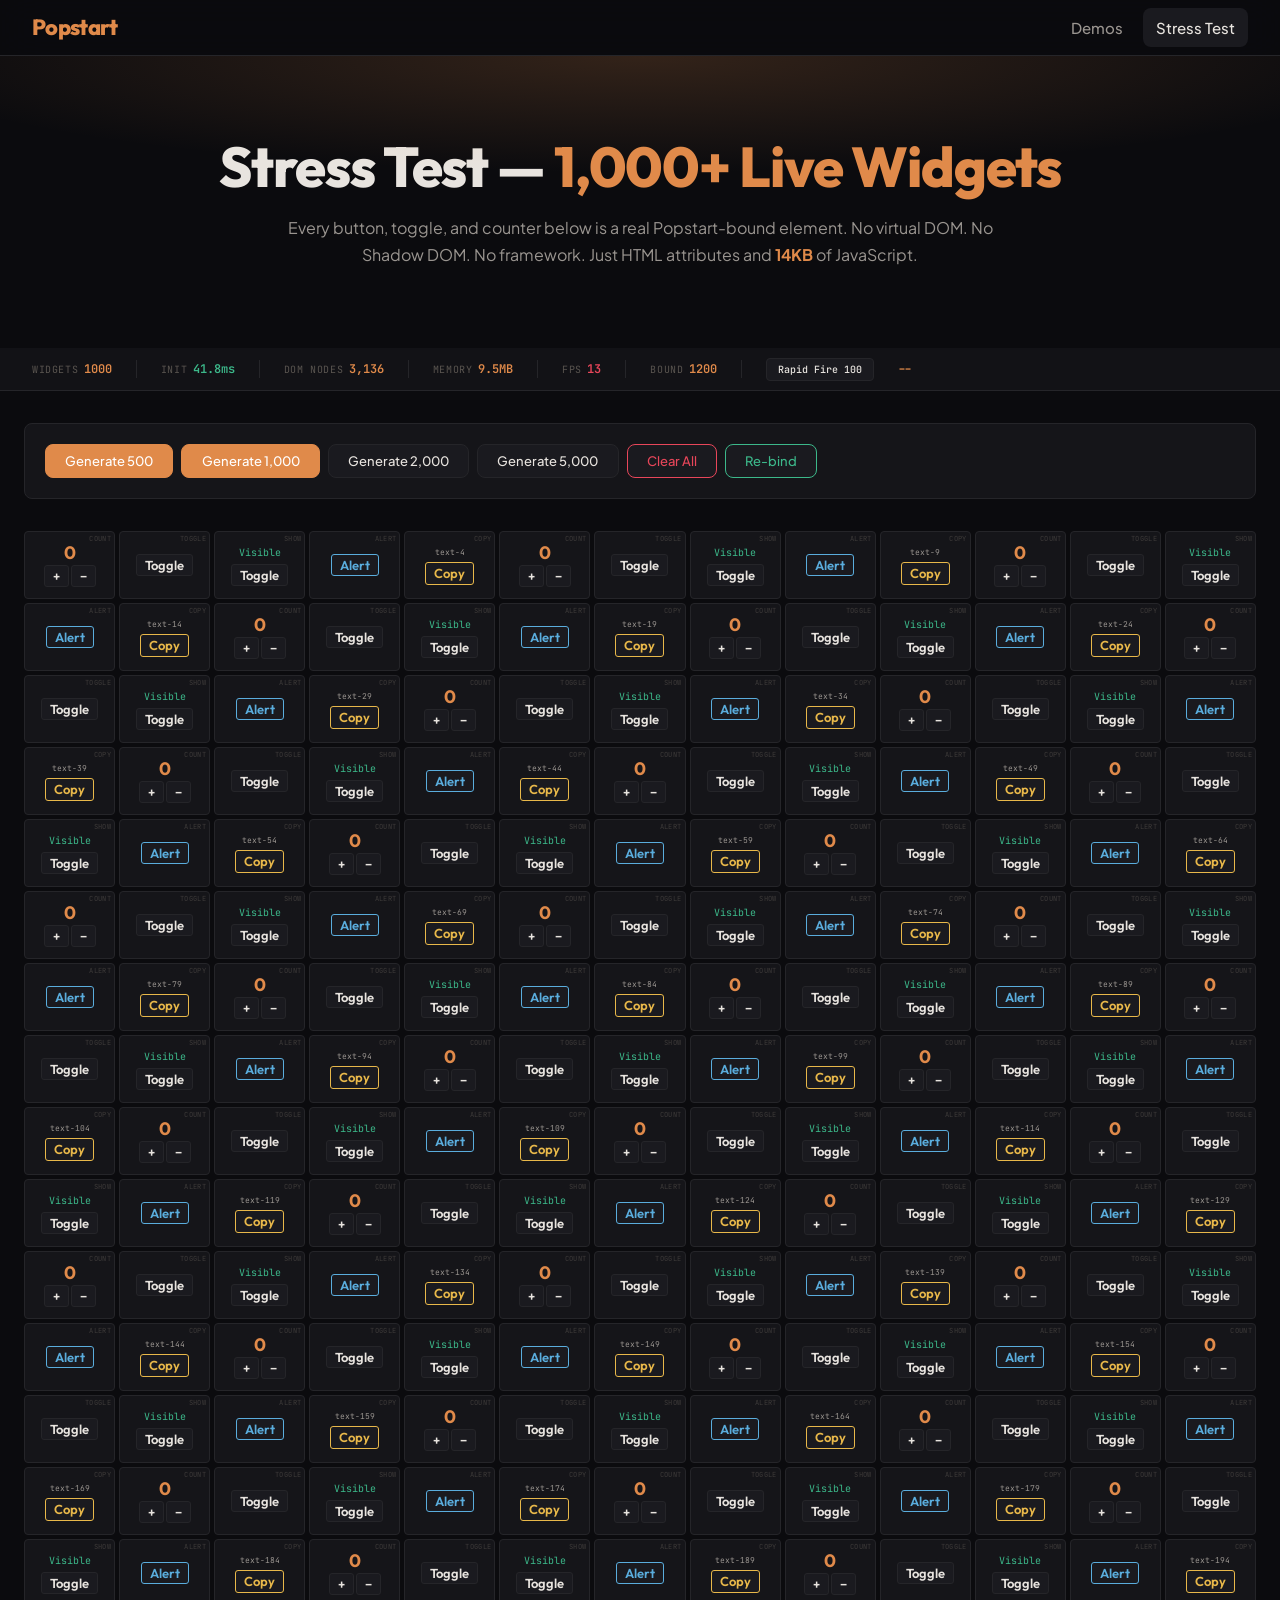
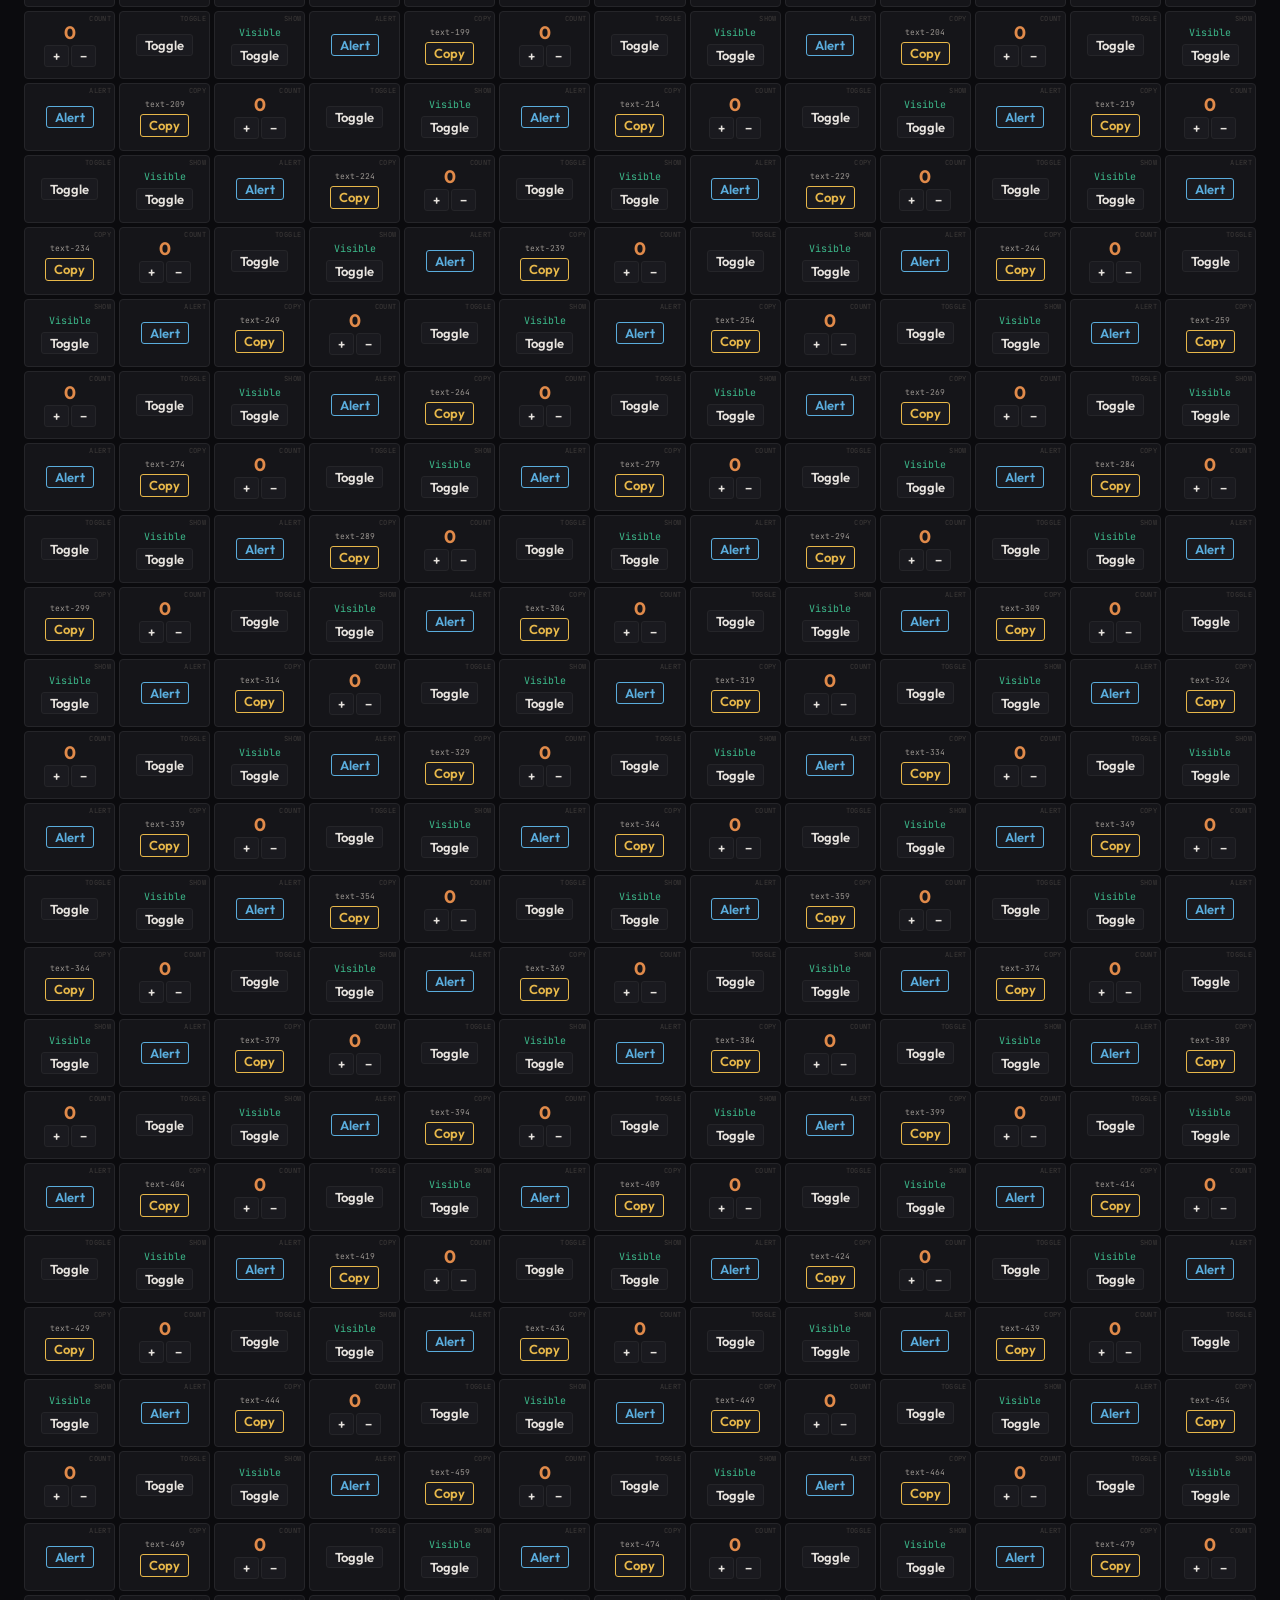
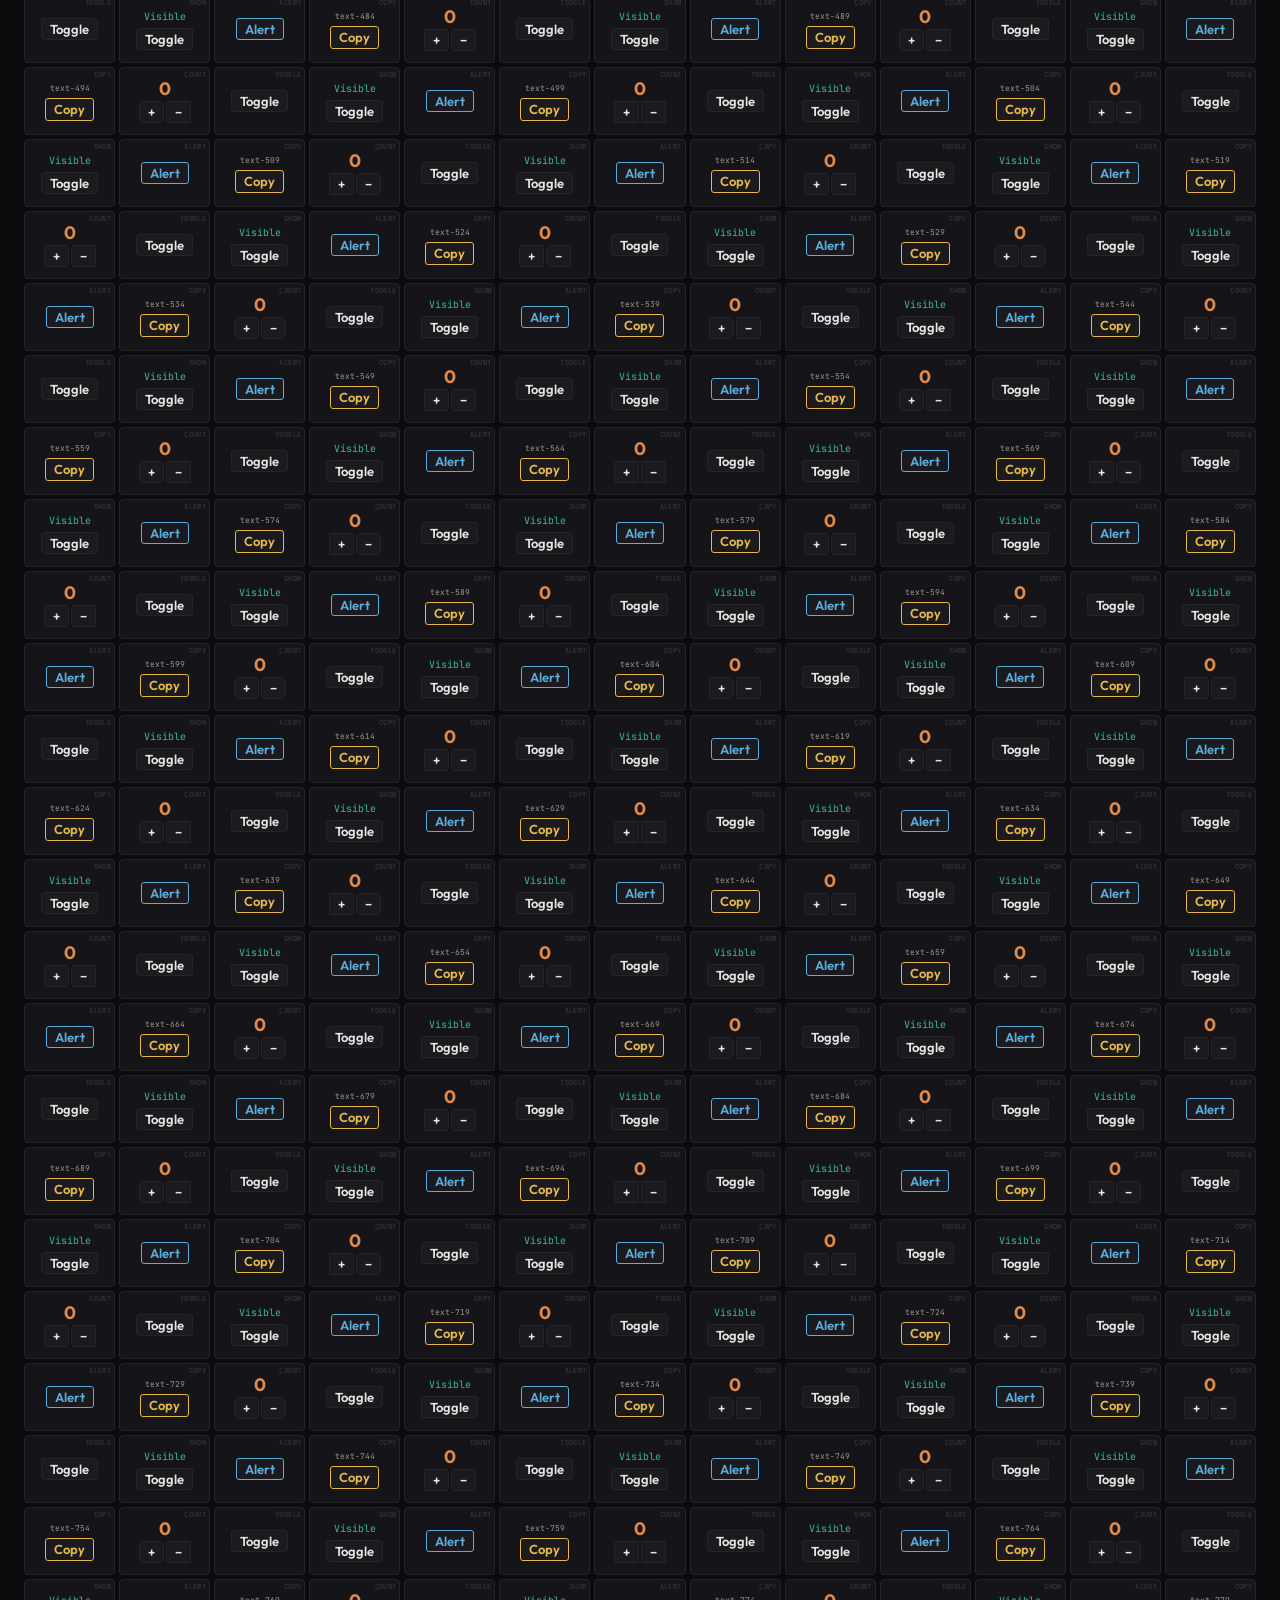
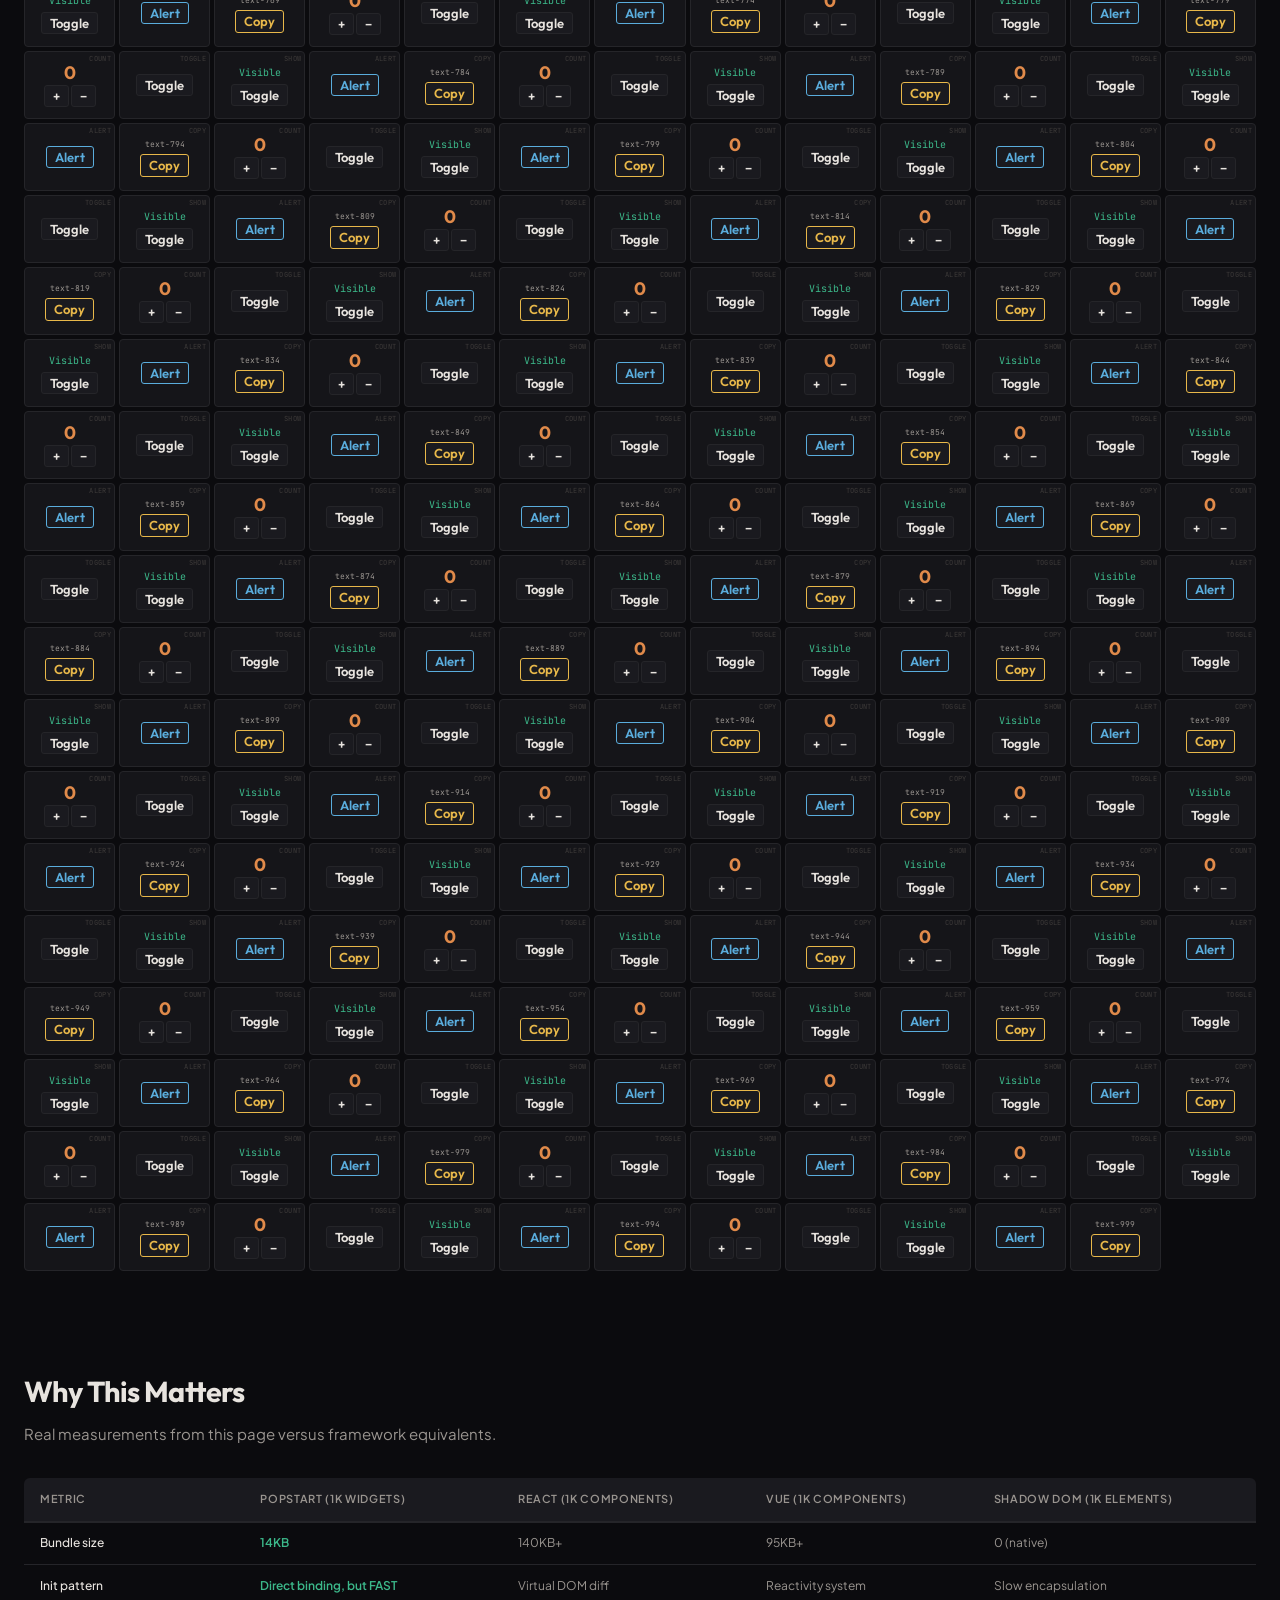
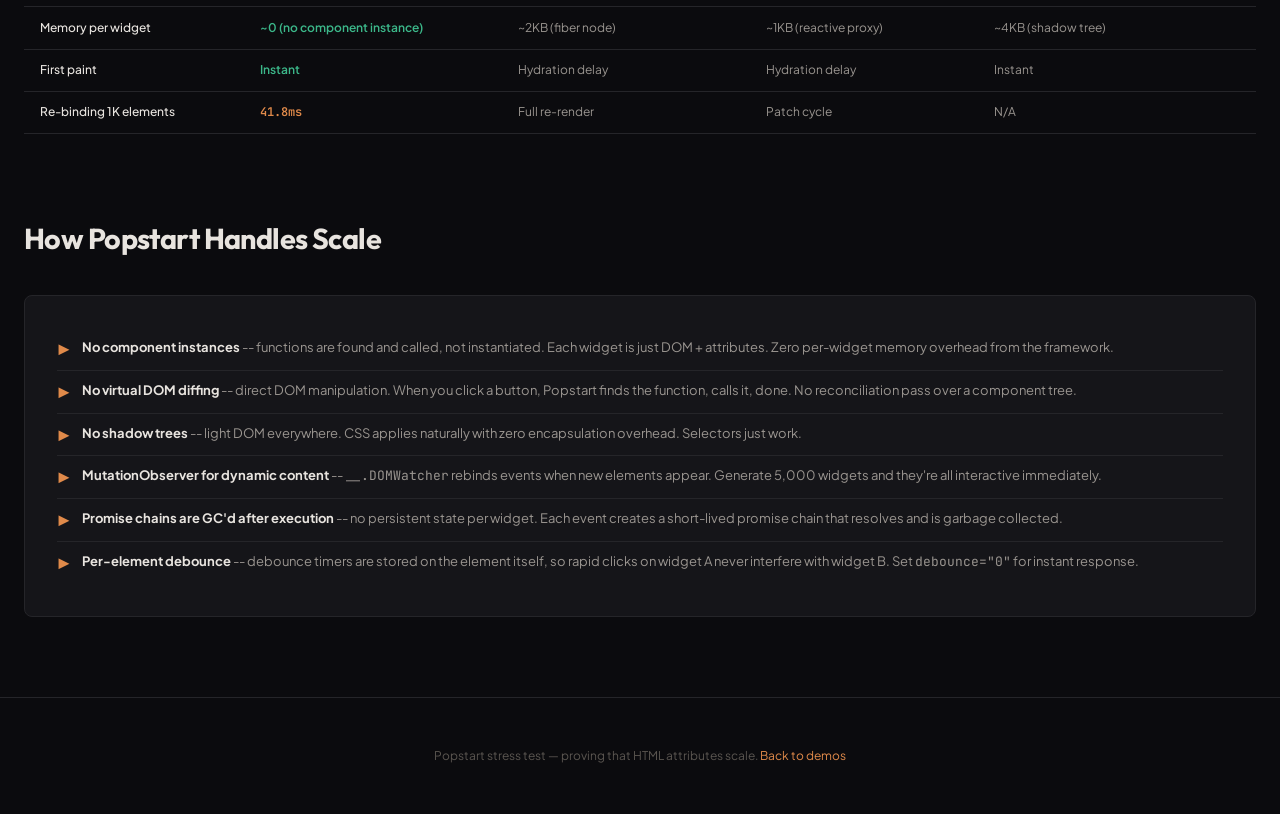
<file: stress-test.html>
<!DOCTYPE html>
<html lang="en" data-theme="dark">
<head>
<meta charset="utf-8">
<meta name="viewport" content="width=device-width,initial-scale=1">
<title>Popstart Stress Test — 1,000+ Live Widgets</title>
<link rel="preconnect" href="https://fonts.googleapis.com">
<link href="https://fonts.googleapis.com/css2?family=Outfit:wght@400;500;600;700;800&family=Plus+Jakarta+Sans:wght@400;500;600&family=JetBrains+Mono:wght@400;500&display=swap" rel="stylesheet">
<style>
/* === DESIGN TOKENS === */
:root {
  --bg: #0b0b0e; --bg2: #121216; --bg3: #1a1a1f;
  --fg: #e8e4df; --fg2: #9a9590; --fg3: #5a5550;
  --accent: #e08a4a; --accent2: #f0a060; --accent-glow: #e08a4a30;
  --card: #151519; --card-border: #252529; --card-hover: #1c1c22;
  --code-bg: #0f0f13;
  --success: #3cb88a; --error: #e8465a; --warning: #e8b84a; --info: #5aaddd;
  --contrast: #fff;
  --overlay: rgba(0,0,0,0.5);
  --glass: rgba(11,11,14,0.8);
  --shadow: 0 4px 24px rgba(0,0,0,0.3);
  --shadow-lg: 0 20px 60px rgba(0,0,0,0.4);
  --radius: 8px; --radius-sm: 6px; --radius-xs: 4px; --radius-pill: 20px;
  --fs: 15px; --fs-sm: 13px; --fs-xs: 12px; --fs-2xs: 11px; --fs-3xs: 10px;
  --sp-1: 0.25rem; --sp-2: 0.5rem; --sp-3: 0.75rem; --sp-4: 1rem; --sp-5: 1.25rem; --sp-6: 1.5rem; --sp-8: 2rem;
  --ease: cubic-bezier(0.4,0,0.2,1); --speed: 0.2s; --speed-fast: 0.15s;
}

/* === BASE === */
*,*::before,*::after{box-sizing:border-box;margin:0}
html{scroll-behavior:smooth;scrollbar-color:var(--accent) var(--bg2)}
body{
  font-family:'Plus Jakarta Sans',system-ui,sans-serif;
  font-size:var(--fs); line-height:1.7;
  color:var(--fg); background:var(--bg);
  min-height:100vh;
  -webkit-font-smoothing:antialiased;
}
::selection{background:var(--accent);color:var(--contrast)}
a{color:var(--accent);text-decoration:none}
a:hover{color:var(--accent2)}
h1,h2,h3,h4{font-family:'Outfit',system-ui,sans-serif;font-weight:700;letter-spacing:-0.02em;color:var(--fg)}
code,.snippet,pre{font-family:'JetBrains Mono',monospace}
.hidden{display:none!important}

/* === NAV === */
nav{
  position:sticky;top:0;z-index:100;
  background:var(--glass); backdrop-filter:blur(20px) saturate(1.5);
  border-bottom:1px solid var(--card-border);
  padding:0 2rem; display:flex; align-items:center; gap:var(--sp-2);
  height:3.5rem; font-size:var(--fs);
}
nav .logo{font-family:'Outfit',sans-serif;font-size:22px;font-weight:800;letter-spacing:-0.03em;color:var(--accent);margin-right:auto}
nav a{color:var(--fg2);padding:0.4rem 0.8rem;border-radius:var(--radius);transition:all var(--speed);font-weight:500}
nav a:hover{color:var(--fg);background:var(--bg3)}

/* === HERO === */
.hero{text-align:center;padding:5rem 2rem 3rem;position:relative;overflow:hidden}
.hero::before{content:'';position:absolute;inset:0;background:radial-gradient(ellipse 60% 40% at 50% 0%,var(--accent-glow),transparent);pointer-events:none}
.hero h1{font-size:clamp(2rem,5vw,3.5rem);line-height:1.1;margin-bottom:var(--sp-4);font-weight:800}
.hero h1 span{color:var(--accent)}
.hero p{font-size:16px;color:var(--fg2);max-width:720px;margin:0 auto 2rem;line-height:1.7}

/* === METRICS BAR === */
.metrics-bar{
  position:sticky;top:3.5rem;z-index:90;
  background:var(--bg2); border-bottom:1px solid var(--card-border);
  padding:0.6rem 2rem;
  display:flex; flex-wrap:wrap; align-items:center; gap:1rem 1.5rem;
  font-size:var(--fs-2xs); font-family:'JetBrains Mono',monospace;
}
.metric{display:flex;align-items:center;gap:0.35rem}
.metric-label{color:var(--fg3);text-transform:uppercase;letter-spacing:0.06em;font-size:var(--fs-3xs)}
.metric-value{color:var(--accent);font-weight:600;font-size:var(--fs-xs);min-width:2ch}
.metric-value.good{color:var(--success)}
.metric-value.warn{color:var(--warning)}
.metric-value.bad{color:var(--error)}
.metric-sep{width:1px;height:18px;background:var(--card-border)}
.metric-btn{
  padding:0.25rem 0.7rem;background:var(--bg3);color:var(--fg);
  border:1px solid var(--card-border);border-radius:var(--radius-xs);
  font-family:'JetBrains Mono',monospace;font-size:var(--fs-3xs);font-weight:500;
  cursor:pointer;transition:all var(--speed);
}
.metric-btn:hover{border-color:var(--accent);color:var(--accent)}
.metric-btn:active{transform:scale(0.97)}

/* === SECTION === */
.section{max-width:1400px;margin:0 auto;padding:0 1.5rem 3rem}
.section-title{font-size:1.8rem;margin-bottom:0.3rem}
.section-sub{font-size:var(--fs);color:var(--fg2);margin-bottom:2rem}

/* === CONTROLS === */
.controls{
  display:flex;flex-wrap:wrap;gap:var(--sp-2);
  margin-bottom:2rem;padding:1.25rem;
  background:var(--card);border:1px solid var(--card-border);border-radius:var(--radius);
}
.ctrl-btn{
  display:inline-flex;align-items:center;gap:0.4rem;
  padding:0.5rem 1.2rem;background:var(--bg3);color:var(--fg);
  border:1px solid var(--card-border);border-radius:var(--radius);
  font-family:'Plus Jakarta Sans',sans-serif;font-size:var(--fs-sm);font-weight:500;
  cursor:pointer;transition:all var(--speed);
}
.ctrl-btn:hover{border-color:var(--accent);color:var(--accent)}
.ctrl-btn:active{transform:scale(0.97)}
.ctrl-btn.accent{background:var(--accent);color:var(--contrast);border-color:var(--accent)}
.ctrl-btn.accent:hover{background:var(--accent2)}
.ctrl-btn.danger{border-color:var(--error);color:var(--error)}
.ctrl-btn.danger:hover{background:var(--error);color:var(--contrast)}
.ctrl-btn.success{border-color:var(--success);color:var(--success)}
.ctrl-btn.success:hover{background:var(--success);color:var(--contrast)}

/* === STRESS GRID === */
.stress-grid{
  display:grid;
  grid-template-columns:repeat(auto-fill,minmax(88px,1fr));
  gap:4px;
  margin-bottom:3rem;
}
.stress-card{
  background:var(--card);
  border:1px solid var(--card-border);
  border-radius:var(--radius-xs);
  padding:6px;
  display:flex;flex-direction:column;
  align-items:center;justify-content:center;
  gap:3px;
  min-height:68px;
  transition:border-color 0.15s, background 0.15s;
  position:relative;
  overflow:hidden;
}
.stress-card:hover{border-color:color-mix(in srgb,var(--accent) 40%,transparent)}

/* Widget type indicators */
.stress-card::before{
  content:attr(data-type);
  position:absolute;top:1px;right:3px;
  font-size:7px;text-transform:uppercase;letter-spacing:0.05em;
  color:var(--fg3);font-family:'JetBrains Mono',monospace;
  opacity:0.6;
}

/* Counter widgets */
.stress-val{
  font-family:'Outfit',sans-serif;font-size:18px;font-weight:700;
  color:var(--accent);line-height:1;
  transition:transform 0.1s;
}
.stress-card .s-btns{display:flex;gap:2px}
.s-btn{
  padding:1px 8px;background:var(--bg3);color:var(--fg);
  border:1px solid var(--card-border);border-radius:3px;
  font-size:13px;font-weight:600;cursor:pointer;
  transition:all 0.1s;line-height:1.4;
  font-family:'Outfit',sans-serif;
}
.s-btn:hover{border-color:var(--accent);color:var(--accent)}
.s-btn:active{transform:scale(0.92)}

/* Toggle widgets */
.stress-card.toggled{
  background:color-mix(in srgb,var(--accent) 15%,var(--card));
  border-color:var(--accent);
}
.stress-card.toggled .s-btn{border-color:var(--accent);color:var(--accent)}

/* Show/Hide widgets */
.stress-content{
  font-size:var(--fs-3xs);color:var(--success);font-family:'JetBrains Mono',monospace;
  transition:opacity 0.15s;
}

/* Alert widgets */
.stress-card[data-type="alert"] .s-btn{border-color:var(--info);color:var(--info)}
.stress-card[data-type="alert"] .s-btn:hover{background:var(--info);color:var(--contrast)}

/* Copy widgets */
.stress-card[data-type="copy"] code{
  font-size:8px;color:var(--fg2);word-break:break-all;
  max-width:100%;overflow:hidden;text-overflow:ellipsis;
  white-space:nowrap;display:block;text-align:center;
}
.stress-card[data-type="copy"] .s-btn{border-color:var(--warning);color:var(--warning)}
.stress-card[data-type="copy"] .s-btn:hover{background:var(--warning);color:var(--contrast)}

/* === COMPARISON TABLE === */
.comparison{
  margin:2rem 0;overflow-x:auto;
}
.comparison table{
  width:100%;border-collapse:collapse;font-size:var(--fs-xs);
  font-family:'Plus Jakarta Sans',sans-serif;
}
.comparison th{
  text-align:left;padding:0.75rem 1rem;
  background:var(--bg3);color:var(--fg2);
  font-weight:600;font-size:var(--fs-2xs);
  text-transform:uppercase;letter-spacing:0.06em;
  border-bottom:2px solid var(--card-border);
}
.comparison th:first-child{border-radius:var(--radius-sm) 0 0 0}
.comparison th:last-child{border-radius:0 var(--radius-sm) 0 0}
.comparison td{
  padding:0.65rem 1rem;border-bottom:1px solid var(--card-border);
  color:var(--fg2);vertical-align:top;
}
.comparison tr:hover td{background:var(--card)}
.comparison td:first-child{color:var(--fg);font-weight:500}
.comparison .highlight{color:var(--success);font-weight:600}
.comparison .measured{color:var(--accent);font-family:'JetBrains Mono',monospace;font-weight:600}

/* === TECH NOTES === */
.tech-notes{
  background:var(--card);border:1px solid var(--card-border);border-radius:var(--radius);
  padding:2rem;margin:2rem 0;
}
.tech-notes h3{margin-bottom:1rem}
.tech-notes ul{list-style:none;padding:0;margin:0}
.tech-notes li{
  padding:0.5rem 0;border-bottom:1px solid var(--card-border);
  font-size:var(--fs-sm);color:var(--fg2);
  display:flex;gap:0.75rem;align-items:flex-start;
}
.tech-notes li:last-child{border-bottom:none}
.tech-notes .note-icon{
  color:var(--accent);font-size:14px;flex-shrink:0;margin-top:2px;
}
.tech-notes strong{color:var(--fg)}

/* === FOOTER === */
.footer{
  text-align:center;padding:3rem 2rem;
  border-top:1px solid var(--card-border);
  color:var(--fg3);font-size:var(--fs-xs);
}

/* === ANIMATIONS === */
@keyframes fadeIn{from{opacity:0}to{opacity:1}}
@keyframes spin{to{transform:rotate(360deg)}}
@keyframes pulse{0%,100%{opacity:1}50%{opacity:0.5}}

/* === RESPONSIVE === */
@media(max-width:768px){
  .hero{padding:3rem 1rem 2rem}
  .hero h1{font-size:1.8rem}
  .metrics-bar{padding:0.5rem 1rem;gap:0.5rem 0.75rem}
  .stress-grid{grid-template-columns:repeat(auto-fill,minmax(72px,1fr));gap:3px}
  .stress-card{min-height:60px;padding:4px}
  .controls{padding:0.75rem}
}
</style>
</head>
<body>

<!-- NAV -->
<nav>
  <span class="logo">Popstart</span>
  <a href="index.html">Demos</a>
  <a href="stress-test.html" style="color:var(--fg);background:var(--bg3)">Stress Test</a>
</nav>

<!-- HERO -->
<div class="hero">
  <h1>Stress Test — <span>1,000+ Live Widgets</span></h1>
  <p>Every button, toggle, and counter below is a real Popstart-bound element. No virtual DOM. No Shadow DOM. No framework. Just HTML attributes and <strong style="color:var(--accent)">14KB</strong> of JavaScript.</p>
</div>

<!-- METRICS BAR -->
<div class="metrics-bar" id="metrics-bar">
  <div class="metric">
    <span class="metric-label">Widgets</span>
    <span class="metric-value" id="m-widgets">0</span>
  </div>
  <div class="metric-sep"></div>
  <div class="metric">
    <span class="metric-label">Init</span>
    <span class="metric-value" id="m-init">--</span>
  </div>
  <div class="metric-sep"></div>
  <div class="metric">
    <span class="metric-label">DOM Nodes</span>
    <span class="metric-value" id="m-dom">--</span>
  </div>
  <div class="metric-sep"></div>
  <div class="metric">
    <span class="metric-label">Memory</span>
    <span class="metric-value" id="m-mem">--</span>
  </div>
  <div class="metric-sep"></div>
  <div class="metric">
    <span class="metric-label">FPS</span>
    <span class="metric-value good" id="m-fps">--</span>
  </div>
  <div class="metric-sep"></div>
  <div class="metric">
    <span class="metric-label">Bound</span>
    <span class="metric-value" id="m-bound">0</span>
  </div>
  <div class="metric-sep"></div>
  <button class="metric-btn" id="rapid-fire-btn" onclick="rapidFireTest()">Rapid Fire 100</button>
  <span class="metric-value" id="m-rapid" style="min-width:auto">--</span>
</div>

<!-- GENERATION CONTROLS -->
<div class="section" style="padding-top:2rem">
  <div class="controls">
    <button class="ctrl-btn accent" onclick="generateAndBind(500)">Generate 500</button>
    <button class="ctrl-btn accent" onclick="generateAndBind(1000)">Generate 1,000</button>
    <button class="ctrl-btn" onclick="generateAndBind(2000)">Generate 2,000</button>
    <button class="ctrl-btn" onclick="generateAndBind(5000)">Generate 5,000</button>
    <button class="ctrl-btn danger" onclick="clearWidgets()">Clear All</button>
    <button class="ctrl-btn success" onclick="rebindAndMeasure()">Re-bind</button>
  </div>

  <!-- THE GRID -->
  <div class="stress-grid" id="stress-grid"></div>
</div>

<!-- WHY THIS MATTERS -->
<div class="section">
  <h2 class="section-title">Why This Matters</h2>
  <p class="section-sub">Real measurements from this page versus framework equivalents.</p>

  <div class="comparison">
    <table>
      <thead>
        <tr>
          <th>Metric</th>
          <th>Popstart (1K widgets)</th>
          <th>React (1K components)</th>
          <th>Vue (1K components)</th>
          <th>Shadow DOM (1K elements)</th>
        </tr>
      </thead>
      <tbody>
        <tr>
          <td>Bundle size</td>
          <td class="highlight">14KB</td>
          <td>140KB+</td>
          <td>95KB+</td>
          <td>0 (native)</td>
        </tr>
        <tr>
          <td>Init pattern</td>
          <td class="highlight">Direct binding, but FAST</td>
          <td>Virtual DOM diff</td>
          <td>Reactivity system</td>
          <td>Slow encapsulation</td>
        </tr>
        <tr>
          <td>Memory per widget</td>
          <td class="highlight">~0 (no component instance)</td>
          <td>~2KB (fiber node)</td>
          <td>~1KB (reactive proxy)</td>
          <td>~4KB (shadow tree)</td>
        </tr>
        <tr>
          <td>First paint</td>
          <td class="highlight">Instant</td>
          <td>Hydration delay</td>
          <td>Hydration delay</td>
          <td>Instant</td>
        </tr>
        <tr>
          <td>Re-binding 1K elements</td>
          <td class="measured"><span id="cmp-rebind">--</span></td>
          <td>Full re-render</td>
          <td>Patch cycle</td>
          <td>N/A</td>
        </tr>
      </tbody>
    </table>
  </div>
</div>

<!-- TECHNICAL NOTES -->
<div class="section">
  <h2 class="section-title">How Popstart Handles Scale</h2>
  <div class="tech-notes">
    <ul>
      <li>
        <span class="note-icon">&#9654;</span>
        <span><strong>No component instances</strong> -- functions are found and called, not instantiated. Each widget is just DOM + attributes. Zero per-widget memory overhead from the framework.</span>
      </li>
      <li>
        <span class="note-icon">&#9654;</span>
        <span><strong>No virtual DOM diffing</strong> -- direct DOM manipulation. When you click a button, Popstart finds the function, calls it, done. No reconciliation pass over a component tree.</span>
      </li>
      <li>
        <span class="note-icon">&#9654;</span>
        <span><strong>No shadow trees</strong> -- light DOM everywhere. CSS applies naturally with zero encapsulation overhead. Selectors just work.</span>
      </li>
      <li>
        <span class="note-icon">&#9654;</span>
        <span><strong>MutationObserver for dynamic content</strong> -- <code>__.DOMWatcher</code> rebinds events when new elements appear. Generate 5,000 widgets and they're all interactive immediately.</span>
      </li>
      <li>
        <span class="note-icon">&#9654;</span>
        <span><strong>Promise chains are GC'd after execution</strong> -- no persistent state per widget. Each event creates a short-lived promise chain that resolves and is garbage collected.</span>
      </li>
      <li>
        <span class="note-icon">&#9654;</span>
        <span><strong>Per-element debounce</strong> -- debounce timers are stored on the element itself, so rapid clicks on widget A never interfere with widget B. Set <code>debounce="0"</code> for instant response.</span>
      </li>
    </ul>
  </div>
</div>

<!-- FOOTER -->
<div class="footer">
  <p>Popstart stress test &mdash; proving that HTML attributes scale. <a href="index.html">Back to demos</a></p>
</div>

<!-- POPSTART -->
<script src="popstart-core.js"></script>
<script src="popstart-extras.js"></script>

<script>
'use strict';

// ============================================================
// Counter helper functions (called by Popstart via ps-click)
// ============================================================

window.stressInc = function(id) {
  var el = document.getElementById('sc-' + id);
  if (el) {
    var v = parseInt(el.textContent) + 1;
    el.textContent = v;
    el.style.transform = 'scale(1.2)';
    setTimeout(function() { el.style.transform = ''; }, 80);
  }
};

window.stressDec = function(id) {
  var el = document.getElementById('sc-' + id);
  if (el) {
    var v = parseInt(el.textContent) - 1;
    el.textContent = v;
    el.style.transform = 'scale(1.2)';
    setTimeout(function() { el.style.transform = ''; }, 80);
  }
};

// ============================================================
// Widget generation
// ============================================================

var widgetCount = 0;

function generateWidgets(count) {
  var grid = document.getElementById('stress-grid');
  var html = [];
  var base = widgetCount;

  for (var i = 0; i < count; i++) {
    var n = base + i;
    var type = n % 5;

    switch (type) {
      case 0: // Counter
        html.push(
          '<div class="stress-card" data-type="count">' +
            '<span class="stress-val" id="sc-' + n + '">0</span>' +
            '<div class="s-btns">' +
              '<button class="s-btn" ps-click="stressInc" stressInc-id="' + n + '" debounce="0">+</button>' +
              '<button class="s-btn" ps-click="stressDec" stressDec-id="' + n + '" debounce="0">&minus;</button>' +
            '</div>' +
          '</div>'
        );
        break;

      case 1: // Toggle
        html.push(
          '<div class="stress-card" data-type="toggle" id="st-' + n + '">' +
            '<button class="s-btn" ps-click="__.toggleClass" toggleClass-selector="#st-' + n + '" toggleClass-classes="toggled" debounce="0">Toggle</button>' +
          '</div>'
        );
        break;

      case 2: // Show/Hide
        html.push(
          '<div class="stress-card" data-type="show">' +
            '<div class="stress-content" id="sh-' + n + '">Visible</div>' +
            '<button class="s-btn" ps-click="__.toggle" toggle-selector="#sh-' + n + '" debounce="0">Toggle</button>' +
          '</div>'
        );
        break;

      case 3: // Alert
        html.push(
          '<div class="stress-card" data-type="alert">' +
            '<button class="s-btn" ps-click="__.alertSuccess" alertSuccess-msg="Widget ' + n + ' clicked!" debounce="0">Alert</button>' +
          '</div>'
        );
        break;

      case 4: // Copy
        html.push(
          '<div class="stress-card" data-type="copy">' +
            '<code id="cp-' + n + '">text-' + n + '</code>' +
            '<button class="s-btn" ps-click="__.copy" copy-text="text-' + n + '" debounce="0">Copy</button>' +
          '</div>'
        );
        break;
    }
  }

  // Use insertAdjacentHTML for maximum speed (no innerHTML clobber)
  grid.insertAdjacentHTML('beforeend', html.join(''));
  widgetCount += count;
}

function clearWidgets() {
  document.getElementById('stress-grid').innerHTML = '';
  widgetCount = 0;
  updateMetrics();
  document.getElementById('m-init').textContent = '--';
  document.getElementById('cmp-rebind').textContent = '--';
}

// ============================================================
// Binding and measurement
// ============================================================

var lastInitTime = null;

function rebindAndMeasure() {
  // Stop DOMWatcher so it doesn't auto-rebind during our measurement
  __.DOMWatcher.stop();

  var t0 = performance.now();
  __.Popstart();
  var t1 = performance.now();
  var ms = (t1 - t0).toFixed(1);
  lastInitTime = ms;

  // Restart DOMWatcher
  __.DOMWatcher.start();

  document.getElementById('m-init').textContent = ms + 'ms';
  document.getElementById('cmp-rebind').textContent = ms + 'ms';

  // Color code the init time
  var initEl = document.getElementById('m-init');
  initEl.className = 'metric-value';
  if (parseFloat(ms) < 50) initEl.classList.add('good');
  else if (parseFloat(ms) < 200) initEl.classList.add('warn');
  else initEl.classList.add('bad');

  updateMetrics();
}

function generateAndBind(count) {
  generateWidgets(count);
  rebindAndMeasure();
}

// ============================================================
// Metrics
// ============================================================

function updateMetrics() {
  // Widget count
  document.getElementById('m-widgets').textContent = widgetCount;

  // DOM node count
  document.getElementById('m-dom').textContent = document.querySelectorAll('*').length.toLocaleString();

  // Memory (Chrome only)
  if (performance.memory) {
    var mb = (performance.memory.usedJSHeapSize / 1048576).toFixed(1);
    document.getElementById('m-mem').textContent = mb + 'MB';
  } else {
    document.getElementById('m-mem').textContent = 'N/A';
  }

  // Bound elements count
  var boundCount = 0;
  if (__ && __.Binding && __.Binding.bound) {
    boundCount = __.Binding.bound.size;
  }
  document.getElementById('m-bound').textContent = boundCount;
}

// ============================================================
// FPS counter (requestAnimationFrame rolling average)
// ============================================================

(function() {
  var frames = [];
  var fpsEl = document.getElementById('m-fps');

  function tick(now) {
    frames.push(now);
    // Keep only last second of timestamps
    while (frames.length > 0 && frames[0] < now - 1000) {
      frames.shift();
    }
    var fps = frames.length;
    fpsEl.textContent = fps;

    // Color code
    fpsEl.className = 'metric-value';
    if (fps >= 50) fpsEl.classList.add('good');
    else if (fps >= 30) fpsEl.classList.add('warn');
    else fpsEl.classList.add('bad');

    requestAnimationFrame(tick);
  }
  requestAnimationFrame(tick);
})();

// Periodic metrics refresh
setInterval(updateMetrics, 2000);

// ============================================================
// Rapid Fire Test
// ============================================================

function rapidFireTest() {
  var buttons = document.querySelectorAll('.stress-grid .s-btn');
  if (buttons.length === 0) {
    document.getElementById('m-rapid').textContent = 'No widgets';
    return;
  }

  var count = Math.min(100, buttons.length);
  var indices = [];

  // Pick 100 random buttons
  for (var i = 0; i < count; i++) {
    indices.push(Math.floor(Math.random() * buttons.length));
  }

  var t0 = performance.now();

  for (var j = 0; j < indices.length; j++) {
    buttons[indices[j]].click();
  }

  var t1 = performance.now();
  var ms = (t1 - t0).toFixed(1);

  var rapidEl = document.getElementById('m-rapid');
  rapidEl.textContent = ms + 'ms / 100 clicks';

  rapidEl.className = 'metric-value';
  if (parseFloat(ms) < 50) rapidEl.classList.add('good');
  else if (parseFloat(ms) < 200) rapidEl.classList.add('warn');
  else rapidEl.classList.add('bad');
}

// ============================================================
// Auto-generate 1000 widgets on page load
// ============================================================

document.addEventListener('DOMContentLoaded', function() {
  // Small delay to let Popstart initialize first
  setTimeout(function() {
    generateAndBind(1000);
  }, 100);
});
</script>

</body>
</html>
</file>
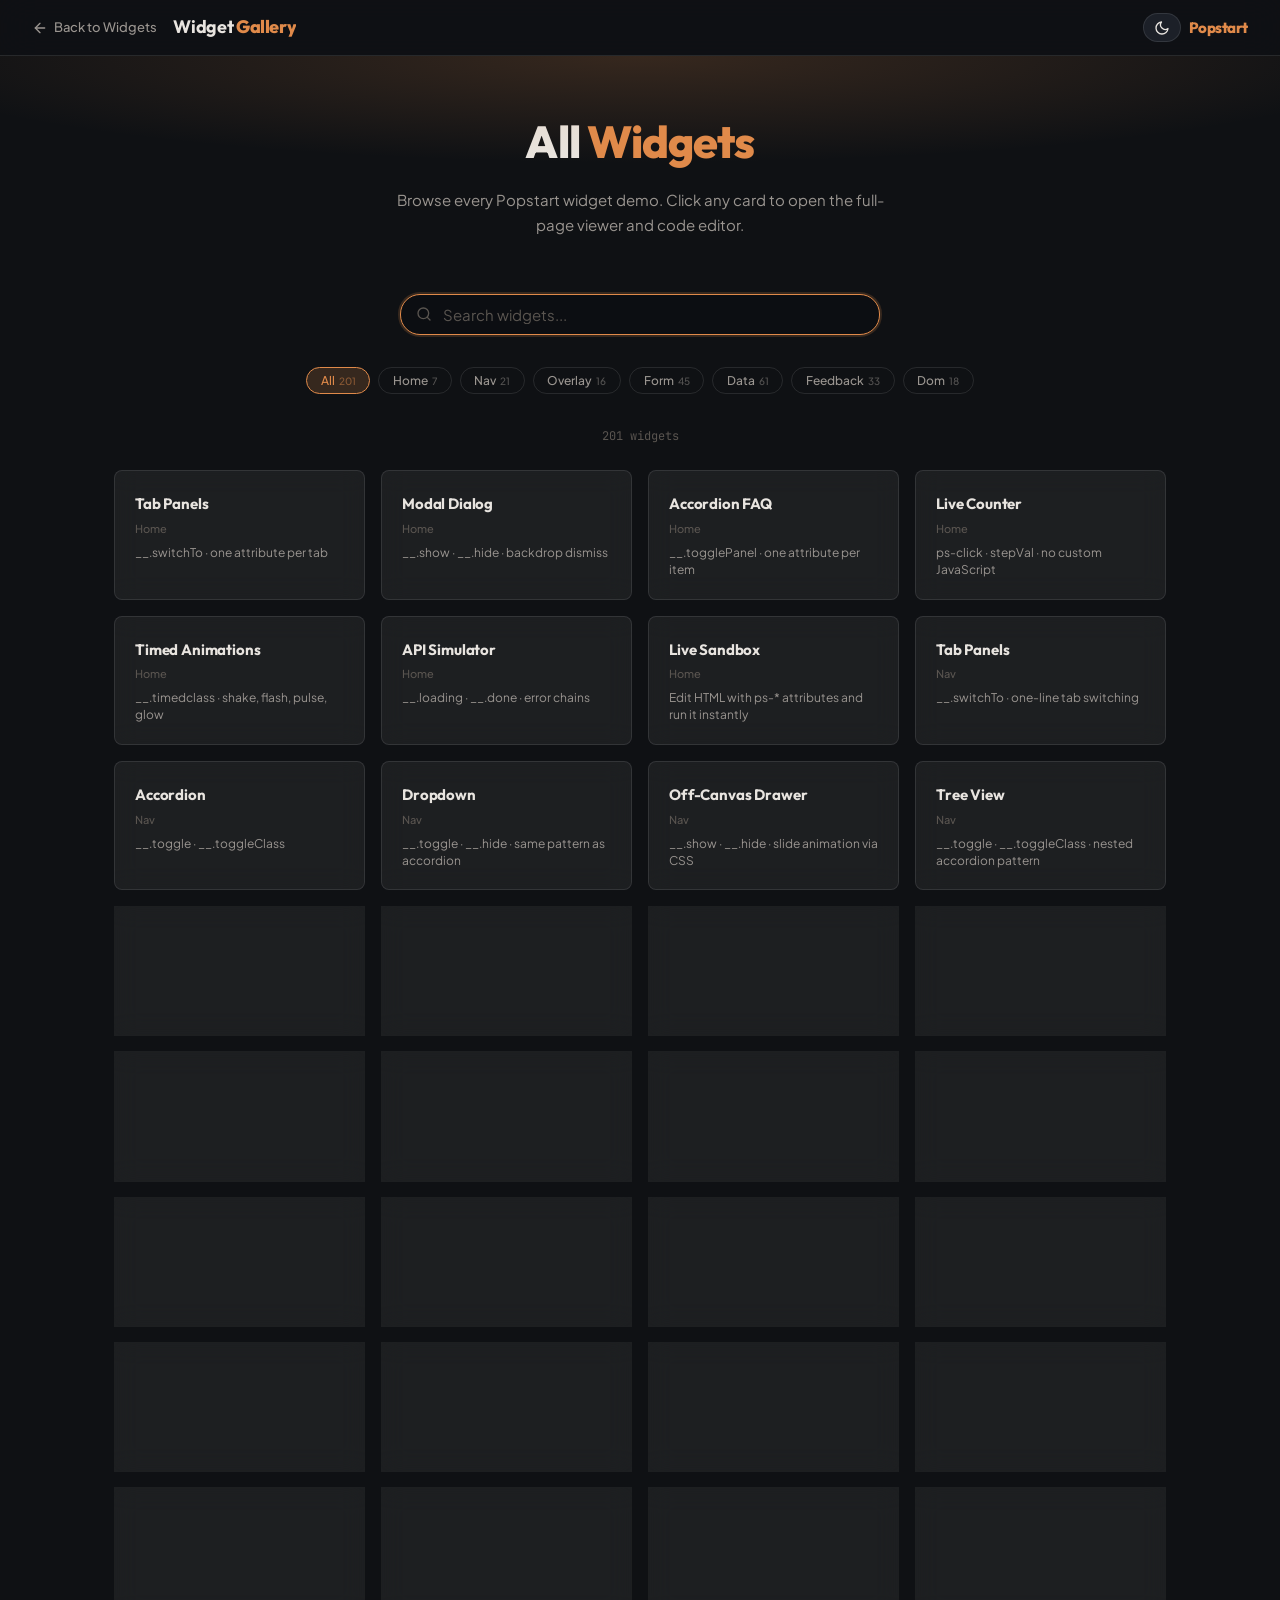
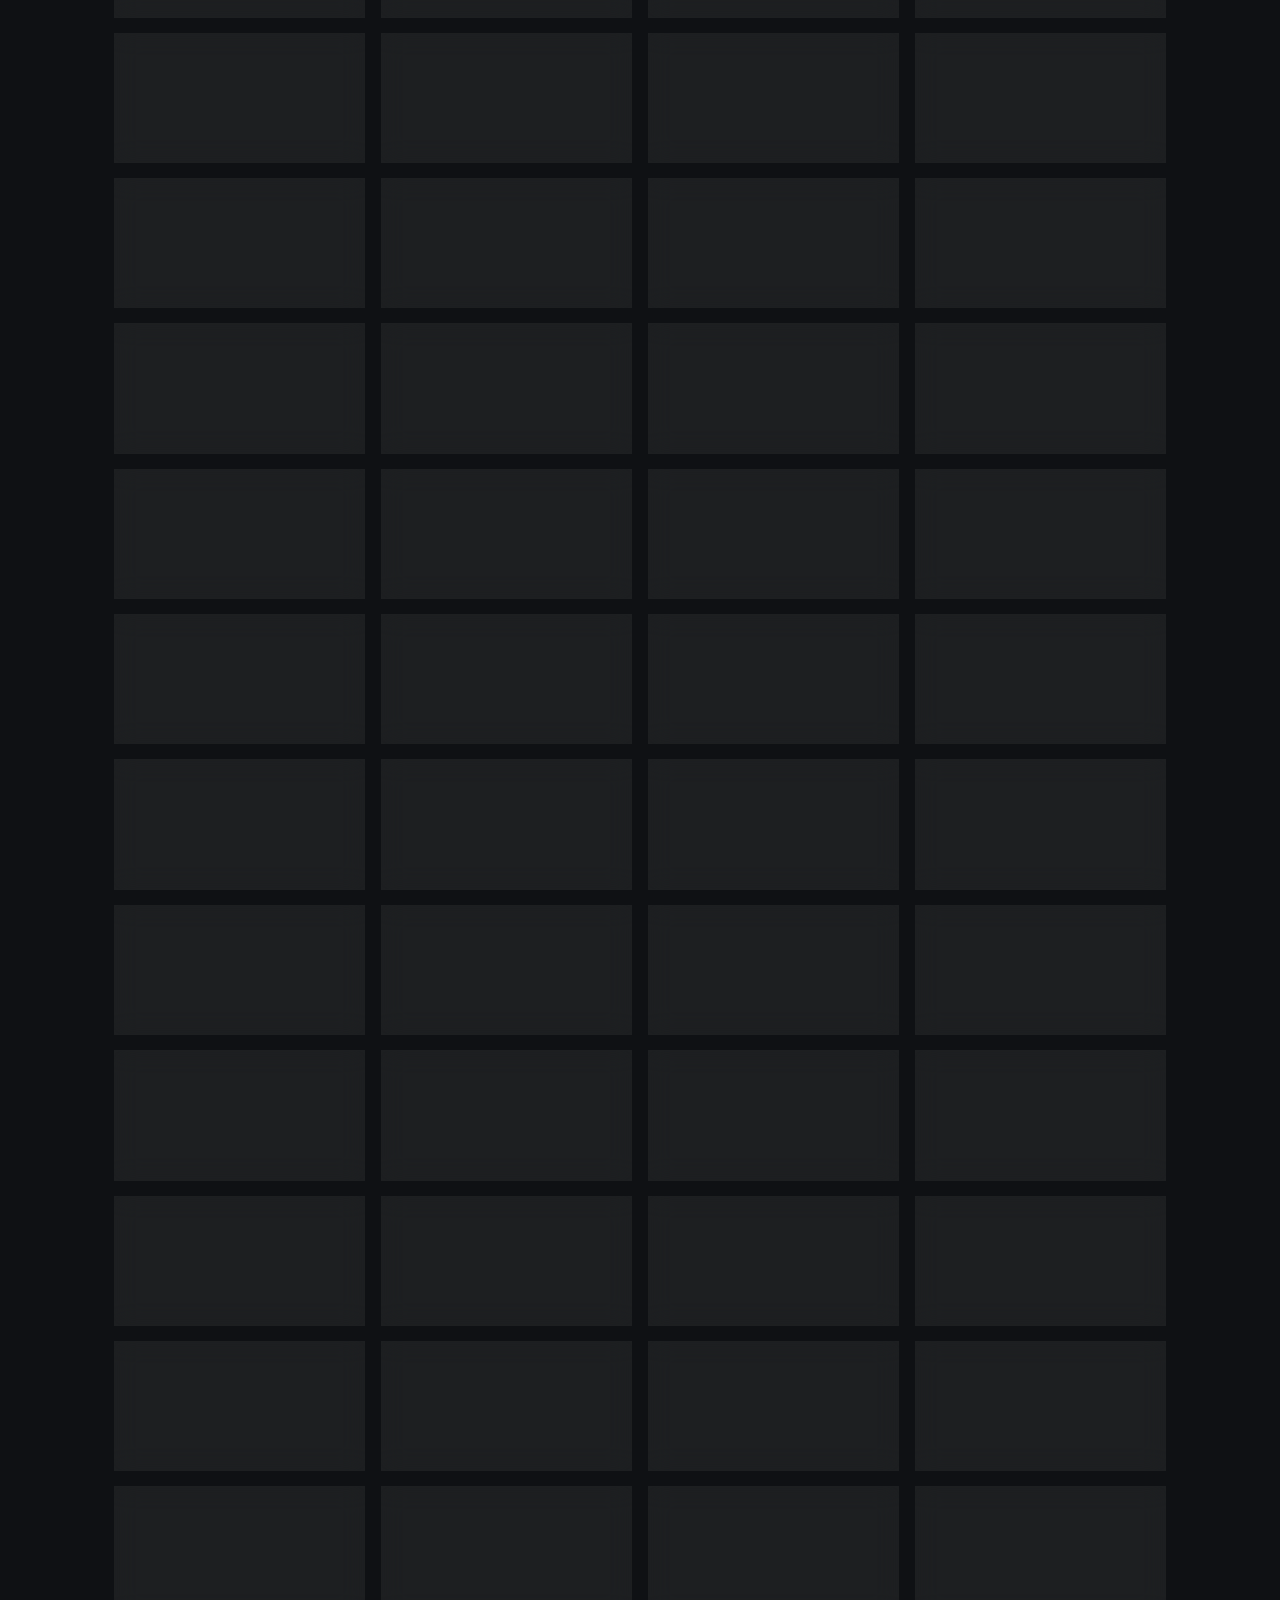
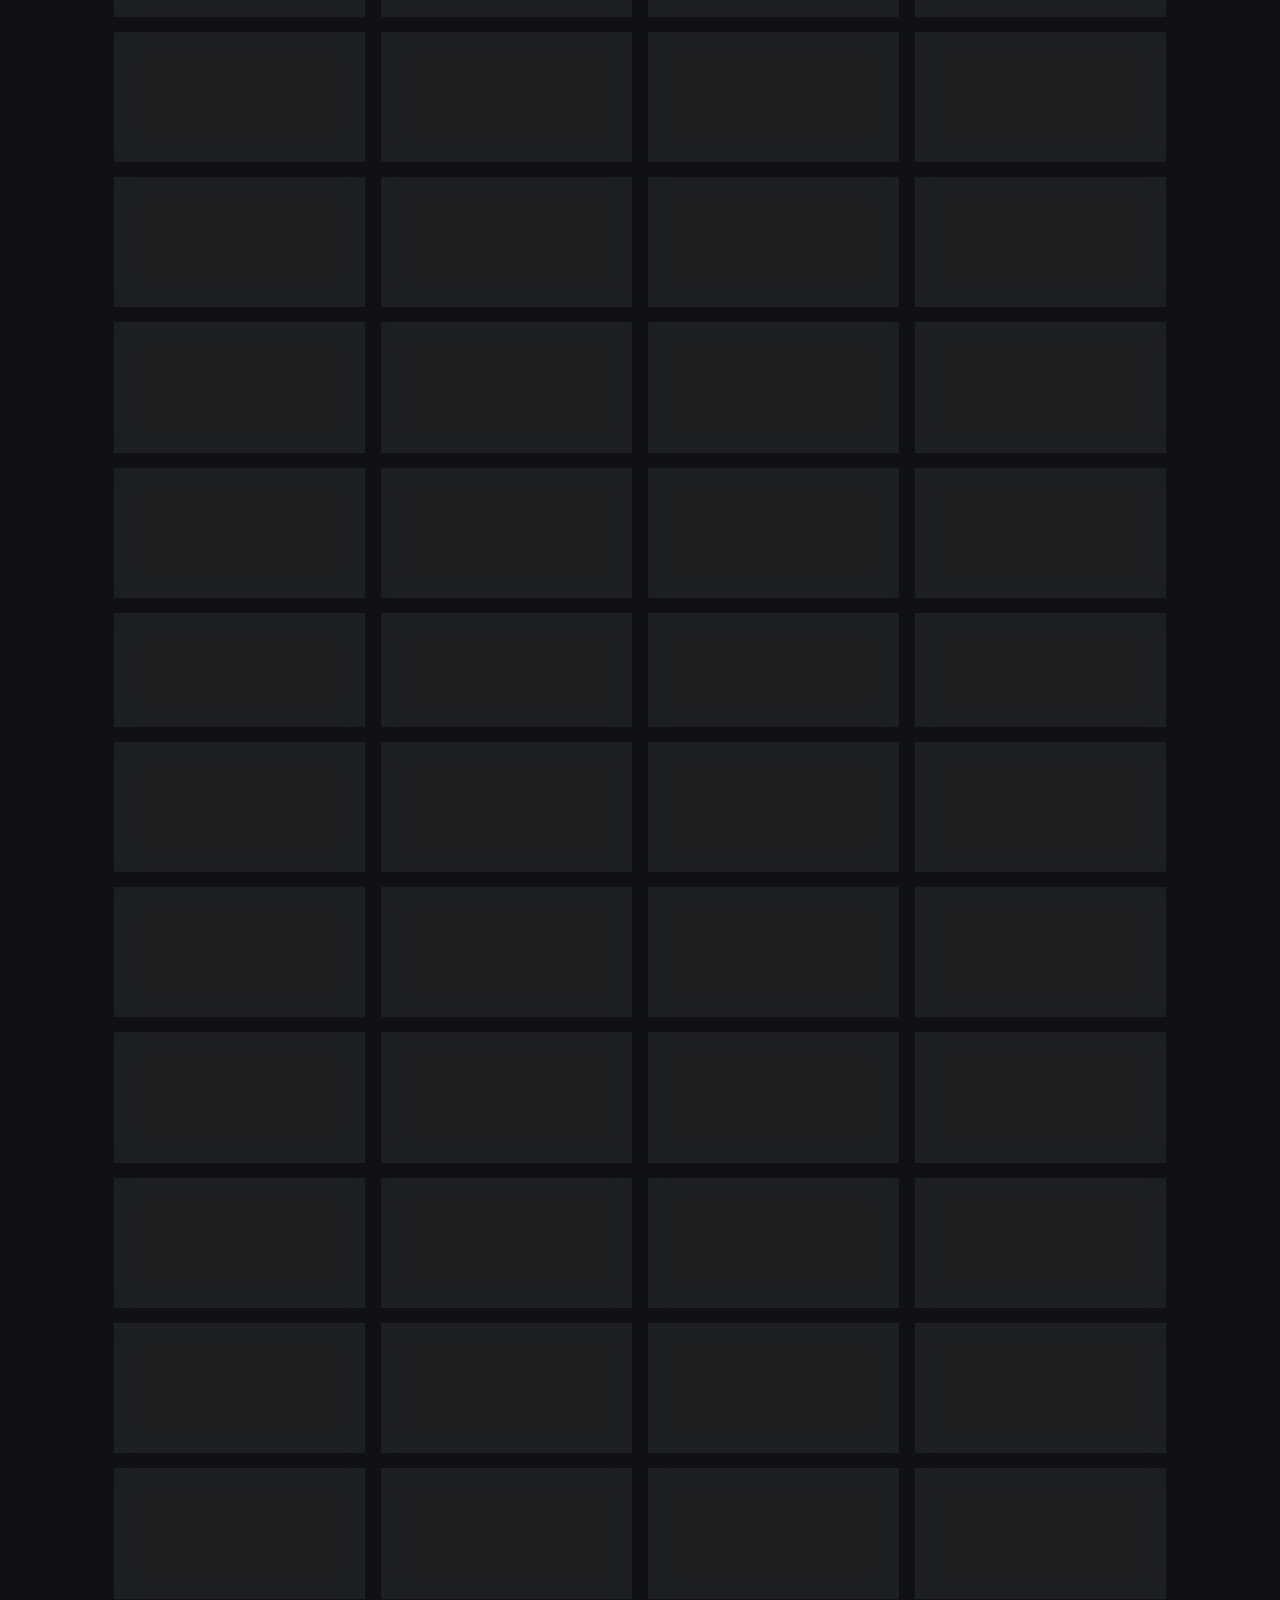
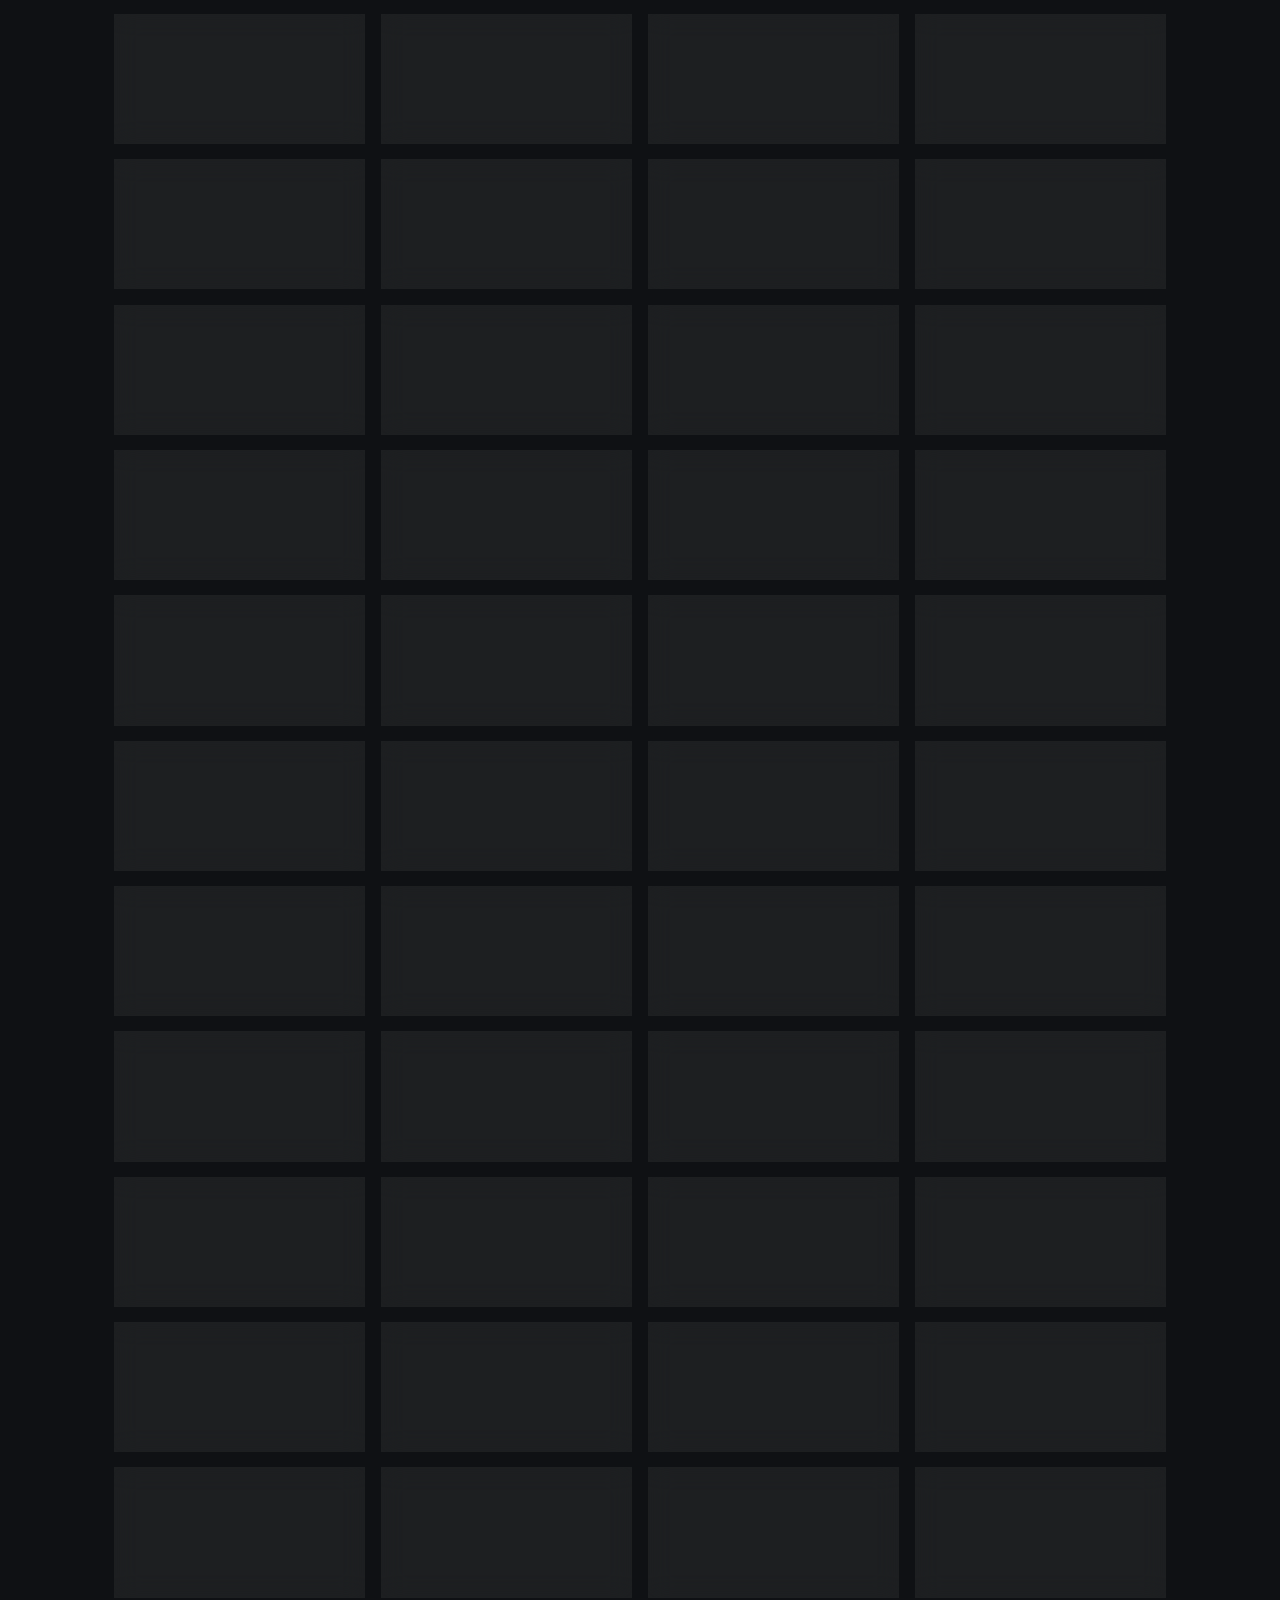
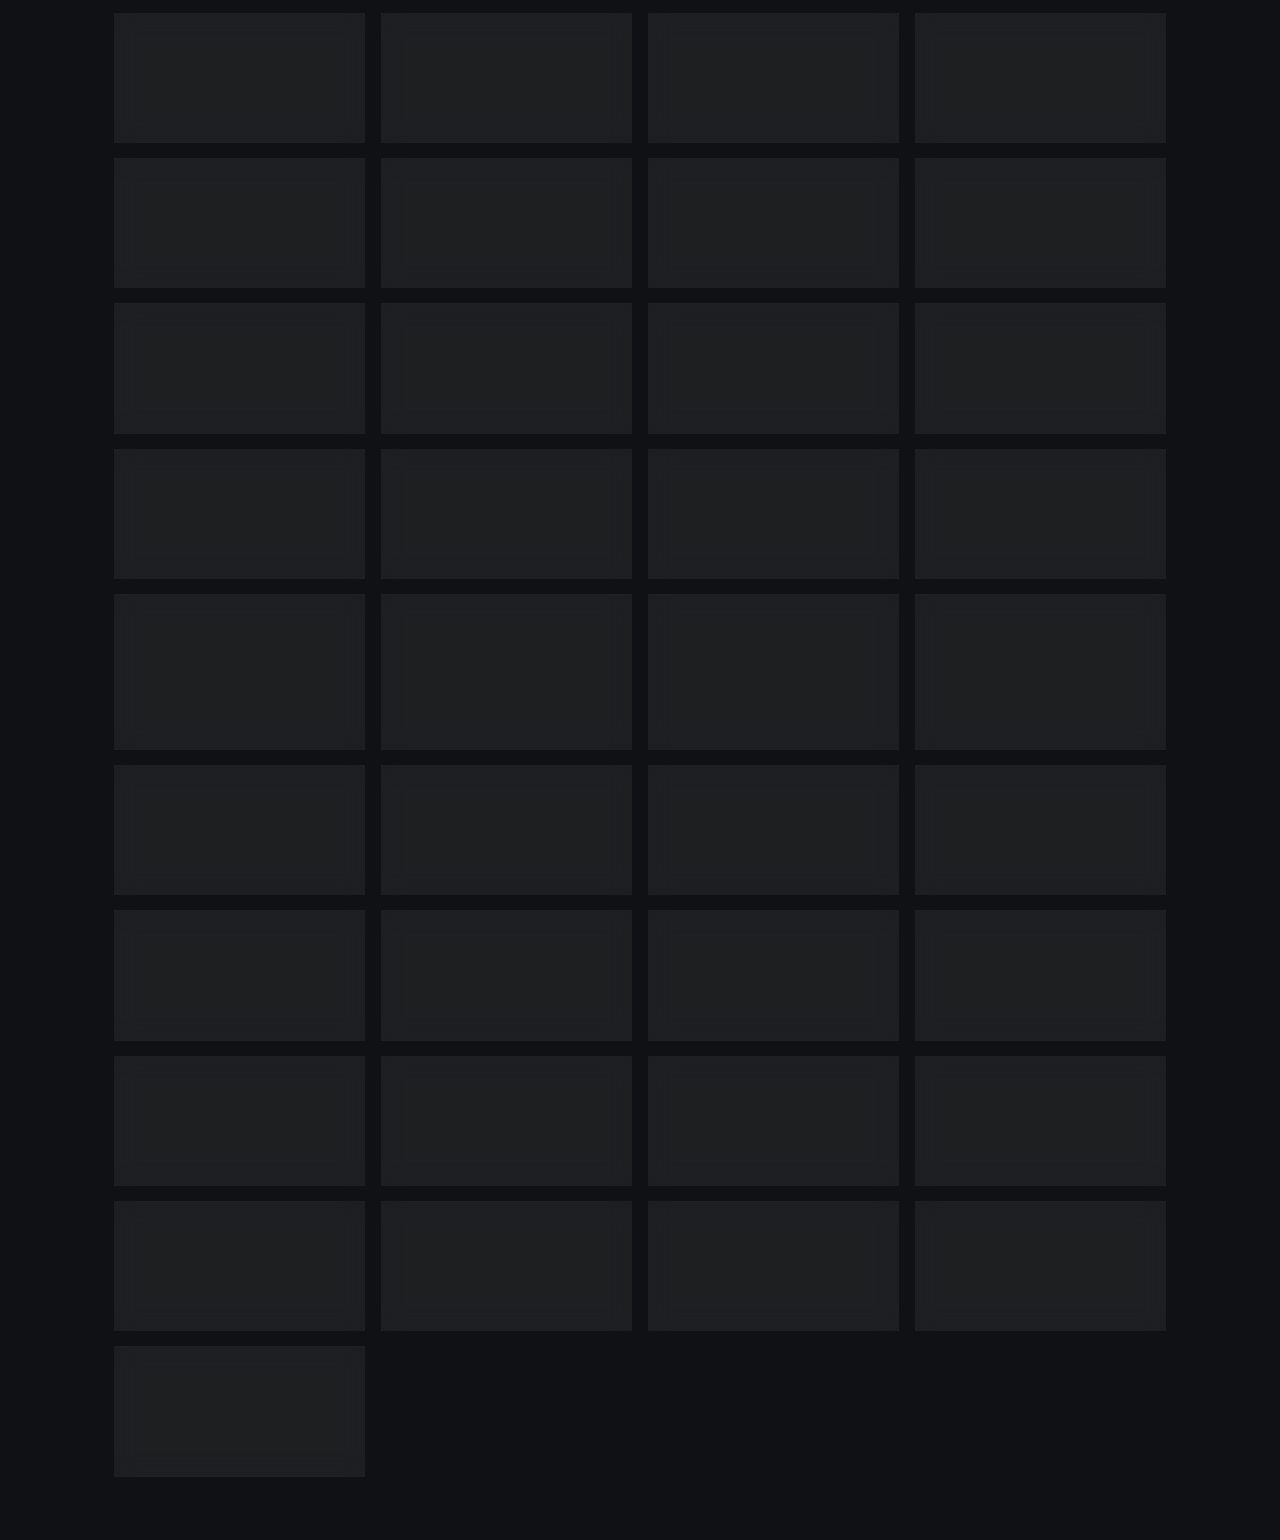
<file: widget.html>
<!DOCTYPE html>
<html lang="en" data-theme="darkglass">
<head>
<meta charset="utf-8">
<meta name="viewport" content="width=device-width,initial-scale=1">
<title>Widget Viewer — Popstart</title>
<link rel="preconnect" href="https://fonts.googleapis.com">
<link href="https://fonts.googleapis.com/css2?family=Outfit:wght@400;500;600;700;800&family=Plus+Jakarta+Sans:wght@400;500;600&family=JetBrains+Mono:wght@400;500&display=swap" rel="stylesheet">
<script>
// Flash-free theme restore
(function(){var t=localStorage.getItem('ps-theme');if(t)document.documentElement.setAttribute('data-theme',t)})();
</script>
<style>
/* ═══ THEMES (mirrored from index.html) ═══ */
:root, [data-theme="darkglass"] {
  --bg: #0f1114; --bg2: #161920; --bg3: #1c2028;
  --fg: #e8e4df; --fg2: #9a9590; --fg3: #5a5550;
  --accent: #e08a4a; --accent2: #f0a060; --accent-glow: #e08a4a30;
  --card: rgba(255,255,255,0.06); --card-border: rgba(255,255,255,0.10); --card-hover: rgba(255,255,255,0.09);
  --code-bg: #0c0e12;
  --success: #3cb88a; --error: #e8465a; --warning: #e8b84a; --info: #5aaddd;
  --contrast: #fff;
  --overlay: rgba(0,0,0,0.5); --overlay-heavy: rgba(0,0,0,0.75);
  --glass: rgba(15,17,20,0.8);
  --shadow: 0 4px 24px rgba(0,0,0,0.3);
  --shadow-lg: 0 20px 60px rgba(0,0,0,0.4);
  --radius: 8px; --radius-sm: 6px; --radius-xs: 4px; --radius-pill: 20px;
  --fs: 15px; --fs-sm: 13px; --fs-xs: 12px; --fs-2xs: 11px; --fs-3xs: 10px;
  --sp-1: 0.25rem; --sp-2: 0.5rem; --sp-3: 0.75rem; --sp-4: 1rem; --sp-5: 1.25rem; --sp-6: 1.5rem; --sp-8: 2rem;
  --ease: cubic-bezier(0.4,0,0.2,1); --speed: 0.2s; --speed-fast: 0.15s;
}
[data-theme="lightglass"] {
  --bg: #f0f2f5; --bg2: #e8eaef; --bg3: #dfe1e6;
  --fg: #1a1a2e; --fg2: #6b6580; --fg3: #a098b0;
  --accent: #c06020; --accent2: #d47838; --accent-glow: #c0602020;
  --card: rgba(255,255,255,0.6); --card-border: rgba(0,0,0,0.08); --card-hover: rgba(255,255,255,0.75);
  --code-bg: #e4e6eb; --glass: rgba(240,242,245,0.85);
  --contrast: #fff;
  --success: #1a8a5a; --error: #c43048; --warning: #a06010; --info: #2878b8;
  --overlay: rgba(0,0,0,0.35); --overlay-heavy: rgba(0,0,0,0.6);
  --shadow: 0 4px 24px rgba(0,0,0,0.08);
  --shadow-lg: 0 20px 60px rgba(0,0,0,0.12);
}
[data-theme="midnight"] {
  --bg: #080a1a; --bg2: #0e1028; --bg3: #161a38;
  --fg: #c8d0f0; --fg2: #6670a0; --fg3: #3a4070;
  --accent: #6e8eff; --accent2: #90a8ff; --accent-glow: #6e8eff30;
  --card: #10132aee; --card-border: #1e2248; --card-hover: #161a38;
  --code-bg: #0a0d20; --glass: rgba(8,10,26,0.85);
  --contrast: #fff;
  --success: #4ac8a0; --error: #f06878; --warning: #e8c060; --info: #6eaaff;
  --overlay: rgba(0,0,0,0.5); --overlay-heavy: rgba(0,0,0,0.8);
  --shadow: 0 4px 24px rgba(0,0,0,0.4);
  --shadow-lg: 0 20px 60px rgba(0,0,0,0.5);
}

/* ═══ BASE ═══ */
*,*::before,*::after{box-sizing:border-box;margin:0}
html{scroll-behavior:smooth;scrollbar-color:var(--accent) var(--bg2)}
body{
  font-family:'Plus Jakarta Sans',system-ui,sans-serif;
  font-size:var(--fs); line-height:1.7;
  color:var(--fg); background:var(--bg);
  min-height:100vh;
  -webkit-font-smoothing:antialiased;
}
::selection{background:var(--accent);color:var(--contrast)}
a{color:var(--accent);text-decoration:none}
a:hover{color:var(--accent2)}
h1,h2,h3,h4{font-family:'Outfit',system-ui,sans-serif;font-weight:700;letter-spacing:-0.02em;color:var(--fg)}
code,.snippet,pre{font-family:'JetBrains Mono',monospace}
.hidden{display:none!important}

/* ═══ HEADER ═══ */
.wv-header{
  position:sticky;top:0;z-index:100;
  background:var(--glass);backdrop-filter:blur(20px) saturate(1.5);
  border-bottom:1px solid var(--card-border);
  padding:0 2rem;display:flex;align-items:center;gap:var(--sp-4);
  height:3.5rem;
}
.wv-back{
  display:inline-flex;align-items:center;gap:0.4rem;
  color:var(--fg2);font-size:var(--fs-sm);font-weight:500;
  transition:color var(--speed);white-space:nowrap;
}
.wv-back:hover{color:var(--accent)}
.wv-back svg{width:16px;height:16px;flex-shrink:0}
.wv-title{
  font-family:'Outfit',sans-serif;font-size:18px;font-weight:700;
  color:var(--fg);letter-spacing:-0.02em;
  overflow:hidden;text-overflow:ellipsis;white-space:nowrap;
}
.wv-title span{color:var(--accent);font-weight:800}
.wv-header-right{margin-left:auto;display:flex;align-items:center;gap:var(--sp-2);flex-shrink:0}
.wv-logo{
  font-family:'Outfit',sans-serif;font-size:15px;font-weight:800;
  color:var(--accent);letter-spacing:-0.03em;
}

/* ═══ MAIN LAYOUT ═══ */
.wv-main{max-width:960px;margin:0 auto;padding:2rem 1.5rem 4rem}

/* ═══ DEMO AREA ═══ */
.wv-demo{
  background:var(--card);border:1px solid var(--card-border);
  border-radius:var(--radius);padding:2rem;
  backdrop-filter:blur(12px);-webkit-backdrop-filter:blur(12px);
  margin-bottom:var(--sp-6);
  position:relative;overflow:visible;
  min-height:80px;
}
.wv-demo-label{
  position:absolute;top:-9px;left:16px;
  background:var(--bg);padding:0 8px;
  font-size:var(--fs-3xs);font-weight:600;text-transform:uppercase;
  letter-spacing:0.1em;color:var(--fg3);
  font-family:'JetBrains Mono',monospace;
}

/* ═══ TABBED EDITOR ═══ */
.wv-editor{
  background:var(--card);border:1px solid var(--card-border);
  border-radius:var(--radius);overflow:hidden;
  backdrop-filter:blur(12px);-webkit-backdrop-filter:blur(12px);
  margin-bottom:var(--sp-6);
}
.wv-tab-bar{
  display:flex;align-items:center;
  background:var(--code-bg);
  border-bottom:1px solid var(--card-border);
  padding:0 var(--sp-3);
  gap:0;flex-wrap:wrap;
}
.wv-tab{
  padding:0.6rem 1.2rem;
  font-family:'JetBrains Mono',monospace;
  font-size:var(--fs-2xs);font-weight:600;
  text-transform:uppercase;letter-spacing:0.08em;
  color:var(--fg3);background:transparent;
  border:none;border-bottom:2px solid transparent;
  cursor:pointer;transition:all var(--speed-fast);
}
.wv-tab:hover{color:var(--fg2)}
.wv-tab.active{color:var(--accent);border-bottom-color:var(--accent)}
.wv-tab-actions{margin-left:auto;display:flex;gap:var(--sp-2);padding:var(--sp-2) 0}

.wv-editor-panel{display:none}
.wv-editor-panel.active{display:block}

.wv-textarea{
  width:100%;min-height:260px;max-height:600px;
  background:var(--code-bg);color:var(--fg);
  border:none;border-radius:0;
  font-family:'JetBrains Mono',monospace;font-size:var(--fs-xs);
  padding:1rem 1.25rem;line-height:1.65;tab-size:2;
  resize:vertical;box-sizing:border-box;
  transition:box-shadow var(--speed-fast);
}
.wv-textarea:focus{outline:none;box-shadow:inset 0 0 0 1px var(--accent-glow)}
.wv-textarea::placeholder{color:var(--fg3);font-style:italic}

/* ═══ BUTTONS (pill) ═══ */
.wv-btn{
  display:inline-flex;align-items:center;gap:0.35rem;
  padding:0.35rem 1rem;
  font-family:'Plus Jakarta Sans',sans-serif;
  font-size:var(--fs-xs);font-weight:600;
  border:1px solid var(--card-border);border-radius:var(--radius-pill);
  background:var(--bg3);color:var(--fg);
  cursor:pointer;transition:all var(--speed);
  white-space:nowrap;
}
.wv-btn:hover{border-color:var(--accent);color:var(--accent)}
.wv-btn:active{transform:scale(0.97)}
.wv-btn.accent{background:var(--accent);color:var(--contrast);border-color:var(--accent)}
.wv-btn.accent:hover{background:var(--accent2)}
.wv-btn.success{background:var(--success);color:var(--contrast);border-color:var(--success)}
.wv-btn.success:hover{filter:brightness(1.1)}
.wv-btn .icon{font-size:14px;line-height:1}

/* ═══ PREVIEW AREA ═══ */
.wv-preview{
  background:var(--card);border:1px solid var(--card-border);
  border-radius:var(--radius);padding:2rem;
  backdrop-filter:blur(12px);-webkit-backdrop-filter:blur(12px);
  position:relative;overflow:visible;
  min-height:80px;
}
.wv-preview-label{
  position:absolute;top:-9px;left:16px;
  background:var(--bg);padding:0 8px;
  font-size:var(--fs-3xs);font-weight:600;text-transform:uppercase;
  letter-spacing:0.1em;color:var(--fg3);
  font-family:'JetBrains Mono',monospace;
}
.wv-preview.flash{animation:previewFlash 0.6s ease-out}
@keyframes previewFlash{0%{box-shadow:0 0 0 3px var(--success)}100%{box-shadow:0 0 0 0 transparent}}
.wv-viewport-bar{display:flex;gap:4px;margin-bottom:var(--sp-4)}
.wv-vp-btn{padding:3px 10px;font-size:var(--fs-3xs);font-weight:600;font-family:'JetBrains Mono',monospace;background:var(--bg3);color:var(--fg3);border:1px solid var(--card-border);border-radius:var(--radius-sm);cursor:pointer;transition:all var(--speed)}
.wv-vp-btn:hover{color:var(--fg2);border-color:var(--fg3)}
.wv-vp-btn.active{background:var(--accent);color:var(--contrast);border-color:var(--accent)}
#wv-preview-content,#wv-demo-content{transition:max-width 0.3s ease}
#wv-preview-content.vp-tablet,#wv-demo-content.vp-tablet{max-width:768px;margin:0 auto;border-left:1px dashed var(--card-border);border-right:1px dashed var(--card-border);padding-left:var(--sp-4);padding-right:var(--sp-4)}
#wv-preview-content.vp-mobile,#wv-demo-content.vp-mobile{max-width:375px;margin:0 auto;border-left:1px dashed var(--card-border);border-right:1px dashed var(--card-border);padding-left:var(--sp-3);padding-right:var(--sp-3)}
.wv-frame{display:block;width:100%;min-height:280px;border:none;border-radius:var(--radius-sm);background:var(--bg)}
@media(max-width:600px){.wv-viewport-bar{display:none}}

/* ═══ LOADING / ERROR STATES ═══ */
.wv-loading{
  text-align:center;padding:4rem 2rem;color:var(--fg3);
  font-size:var(--fs-sm);
}
.wv-loading::before{
  content:'';display:block;width:32px;height:32px;
  border:3px solid var(--card-border);border-top-color:var(--accent);
  border-radius:50%;margin:0 auto 1rem;
  animation:spin 0.7s linear infinite;
}
@keyframes spin{to{transform:rotate(360deg)}}
.wv-error{
  text-align:center;padding:3rem 2rem;color:var(--error);
  font-size:var(--fs-sm);
}
.wv-error-detail{
  margin-top:0.5rem;color:var(--fg3);font-size:var(--fs-xs);
  font-family:'JetBrains Mono',monospace;
}

/* ═══ WIDGET LIST MODE ═══ */
.wv-list-header{
  text-align:center;padding:3rem 2rem 2rem;position:relative;
}
.wv-list-header::before{
  content:'';position:absolute;inset:0;
  background:radial-gradient(ellipse 60% 50% at 50% 0%,var(--accent-glow),transparent);
  pointer-events:none;
}
.wv-list-header h1{
  font-size:clamp(1.8rem,5vw,2.8rem);margin-bottom:0.4rem;font-weight:800;
}
.wv-list-header h1 span{color:var(--accent)}
.wv-list-header p{color:var(--fg2);font-size:var(--fs);max-width:500px;margin:0 auto}

.wv-search-wrap{
  max-width:480px;margin:1.5rem auto 2rem;position:relative;
}
.wv-search{
  width:100%;padding:0.65rem 1rem 0.65rem 2.6rem;
  background:var(--code-bg);color:var(--fg);
  border:1px solid var(--card-border);border-radius:var(--radius-pill);
  font-family:'Plus Jakarta Sans',sans-serif;font-size:var(--fs);
  outline:none;transition:border-color var(--speed);
}
.wv-search:focus{border-color:var(--accent);box-shadow:0 0 0 2px var(--accent-glow)}
.wv-search::placeholder{color:var(--fg3)}
.wv-search-icon{
  position:absolute;left:1rem;top:50%;transform:translateY(-50%);
  color:var(--fg3);pointer-events:none;
}
.wv-search-icon svg{width:16px;height:16px;display:block}

.wv-cat-nav{
  display:flex;gap:var(--sp-2);flex-wrap:wrap;justify-content:center;
  margin-bottom:2rem;max-width:700px;margin-left:auto;margin-right:auto;
  padding:0 1rem;
}
.wv-cat-btn{
  font-size:var(--fs-xs);padding:0.3rem 0.85rem;
  border-radius:var(--radius-pill);border:1px solid var(--card-border);
  color:var(--fg2);font-weight:500;background:transparent;
  cursor:pointer;transition:all var(--speed);
  font-family:'Plus Jakarta Sans',sans-serif;
}
.wv-cat-btn:hover,.wv-cat-btn.active{border-color:var(--accent);color:var(--accent);background:var(--accent-glow)}

.wv-grid{
  display:grid;grid-template-columns:repeat(auto-fill,minmax(240px,1fr));
  gap:var(--sp-4);max-width:1100px;margin:0 auto;padding:0 1.5rem 4rem;
}
.wv-card{
  background:var(--card);border:1px solid var(--card-border);
  border-radius:var(--radius);padding:1.25rem;
  cursor:pointer;transition:all var(--speed);
  text-decoration:none;display:block;
  backdrop-filter:blur(12px);-webkit-backdrop-filter:blur(12px);
}
.wv-card:hover{
  border-color:color-mix(in srgb,var(--accent) 40%,transparent);
  background:var(--card-hover);box-shadow:var(--shadow);
  transform:translateY(-2px);
}
.wv-card-name{
  font-family:'Outfit',sans-serif;font-size:var(--fs);font-weight:700;
  color:var(--fg);margin-bottom:0.2rem;letter-spacing:-0.01em;
}
.wv-card-cat{
  font-size:var(--fs-2xs);color:var(--fg3);font-weight:500;
  text-transform:capitalize;
}
.wv-card-sub{
  font-size:var(--fs-xs);color:var(--fg2);margin-top:0.4rem;
  line-height:1.4;
  display:-webkit-box;-webkit-line-clamp:2;-webkit-box-orient:vertical;overflow:hidden;
}
.wv-no-results{
  grid-column:1/-1;text-align:center;padding:3rem;color:var(--fg3);font-size:var(--fs-sm);
}
.wv-count{
  text-align:center;margin-bottom:1.5rem;color:var(--fg3);font-size:var(--fs-xs);
  font-family:'JetBrains Mono',monospace;
}

/* ═══ RESPONSIVE ═══ */
@media(max-width:600px){
  .wv-header{padding:0 1rem;gap:var(--sp-2);height:3rem}
  .wv-back{font-size:var(--fs-xs)}
  .wv-title{font-size:15px}
  .wv-logo{font-size:13px}
  .wv-main{padding:1.25rem 0.75rem 3rem}
  .wv-demo{padding:1.25rem}
  .wv-textarea{min-height:180px;font-size:var(--fs-2xs);padding:0.75rem}
  .wv-tab-bar{padding:0 var(--sp-2)}
  .wv-tab{padding:0.45rem 0.7rem;font-size:var(--fs-3xs)}
  .wv-tab-actions{gap:var(--sp-1);margin-left:0;width:100%;justify-content:flex-end;padding-bottom:var(--sp-2)}
  .wv-btn{font-size:var(--fs-2xs);padding:0.3rem 0.65rem}
  .wv-preview{padding:1.25rem}
  .wv-grid{grid-template-columns:1fr;padding:0 0.75rem 3rem}
  .wv-list-header{padding:2rem 1rem 1.5rem}
  .wv-cat-nav{gap:var(--sp-1)}
  .wv-cat-btn{font-size:var(--fs-2xs);padding:0.25rem 0.65rem}
}
@media(min-width:601px) and (max-width:900px){
  .wv-grid{grid-template-columns:repeat(auto-fill,minmax(200px,1fr))}
}
</style>
</head>
<body>

<!-- ═══ HEADER ═══ -->
<header class="wv-header">
  <a href="index.html#widgets" class="wv-back" id="wv-back" onclick="if(document.referrer&&history.length>1){event.preventDefault();history.back()}">
    <svg viewBox="0 0 24 24" fill="none" stroke="currentColor" stroke-width="2" stroke-linecap="round" stroke-linejoin="round"><path d="M19 12H5"/><polyline points="12 19 5 12 12 5"/></svg>
    Back to Widgets
  </a>
  <span class="wv-title" id="wv-title"></span>
  <div class="wv-header-right">
    <button class="wv-btn" onclick="cycleTheme()" title="Switch theme" style="padding:0.35rem 0.6rem"><svg width="16" height="16" viewBox="0 0 24 24" fill="none" stroke="currentColor" stroke-width="2" stroke-linecap="round" stroke-linejoin="round"><path d="M21 12.79A9 9 0 1 1 11.21 3 7 7 0 0 0 21 12.79z"/></svg></button>
    <span class="wv-logo">Popstart</span>
  </div>
</header>

<!-- ═══ WIDGET VIEW (single widget mode) ═══ -->
<div id="wv-widget-view" class="hidden">
  <div class="wv-main">

    <!-- Live Demo -->
    <div class="wv-demo" id="wv-demo">
      <span class="wv-demo-label">Live Demo</span>
      <div class="wv-viewport-bar">
        <button class="wv-vp-btn active" data-vp="full" onclick="setDemoViewport(this)" title="Full width">Full</button>
        <button class="wv-vp-btn" data-vp="tablet" onclick="setDemoViewport(this)" title="768px">Tablet</button>
        <button class="wv-vp-btn" data-vp="mobile" onclick="setDemoViewport(this)" title="375px">Mobile</button>
      </div>
      <div id="wv-demo-content"></div>
    </div>

    <!-- Tabbed Code Editor -->
    <div class="wv-editor">
      <div class="wv-tab-bar">
        <button class="wv-tab active" data-panel="html" onclick="switchTab(this)">HTML</button>
        <button class="wv-tab" data-panel="css" onclick="switchTab(this)">CSS</button>
        <button class="wv-tab" data-panel="js" onclick="switchTab(this)">JS</button>
        <div class="wv-tab-actions">
          <button class="wv-btn success" onclick="runCode()" title="Render edited code into preview"><span class="icon">&#9654;</span> Run</button>
          <button class="wv-btn" id="wv-copy-btn" onclick="copyAll()" title="Copy HTML (relative script paths)"><span class="icon">&#128203;</span> Copy</button>
          <button class="wv-btn accent" id="wv-export-btn" onclick="exportStandalone()" title="Copy with library JS inlined — works anywhere"><span class="icon">&#128230;</span> Export</button>
          <button class="wv-btn" onclick="downloadFile()" title="Download as standalone HTML file"><span class="icon">&#8595;</span> Download</button>
        </div>
      </div>
      <div class="wv-editor-panel active" id="panel-html">
        <textarea class="wv-textarea" id="ta-html" spellcheck="false" autocomplete="off" autocorrect="off" autocapitalize="off" placeholder="Widget HTML..."></textarea>
      </div>
      <div class="wv-editor-panel" id="panel-css">
        <textarea class="wv-textarea" id="ta-css" spellcheck="false" autocomplete="off" autocorrect="off" autocapitalize="off" placeholder="Widget CSS..."></textarea>
      </div>
      <div class="wv-editor-panel" id="panel-js">
        <textarea class="wv-textarea" id="ta-js" spellcheck="false" autocomplete="off" autocorrect="off" autocapitalize="off" placeholder="Widget JavaScript..."></textarea>
      </div>
    </div>

    <!-- Live Preview (from edited code) -->
    <div class="wv-preview" id="wv-preview">
      <span class="wv-preview-label">Preview</span>
      <div class="wv-viewport-bar" id="wv-viewport-bar">
        <button class="wv-vp-btn active" data-vp="full" onclick="setViewport(this)" title="Full width">Full</button>
        <button class="wv-vp-btn" data-vp="tablet" onclick="setViewport(this)" title="768px">Tablet</button>
        <button class="wv-vp-btn" data-vp="mobile" onclick="setViewport(this)" title="375px">Mobile</button>
      </div>
      <div id="wv-preview-content">
        <span style="color:var(--fg3);font-size:var(--fs-xs)">Click "Run" to render your edited code here.</span>
      </div>
    </div>

  </div>
</div>

<!-- ═══ WIDGET LIST (no ?w= mode) ═══ -->
<div id="wv-list-view" class="hidden">
  <div class="wv-list-header">
    <h1>All <span>Widgets</span></h1>
    <p>Browse every Popstart widget demo. Click any card to open the full-page viewer and code editor.</p>
  </div>
  <div class="wv-search-wrap">
    <span class="wv-search-icon">
      <svg viewBox="0 0 24 24" fill="none" stroke="currentColor" stroke-width="2" stroke-linecap="round" stroke-linejoin="round"><circle cx="11" cy="11" r="8"/><line x1="21" y1="21" x2="16.65" y2="16.65"/></svg>
    </span>
    <input type="text" class="wv-search" id="wv-search" placeholder="Search widgets..." oninput="wvFilterList()">
  </div>
  <div id="wv-cat-nav" class="wv-cat-nav"></div>
  <div id="wv-count" class="wv-count"></div>
  <div id="wv-grid" class="wv-grid"></div>
</div>

<!-- ═══ INITIAL LOADING ═══ -->
<div id="wv-loading" class="wv-loading">Loading widgets...</div>

<!-- Popstart -->
<script src="popstart-core.js"></script>
<script src="popstart-extras.js"></script>
<script>
(function() {
  'use strict';

  // ── State ──
  var widgetName = new URLSearchParams(location.search).get('w') || '';
  var allWidgets = [];  // [{name, cat, label, sub, el}]
  var activeCat  = 'all';
  var indexDoc   = null;
  var indexStyles = '';
  var indexScripts = '';
  var libCoreJs  = '';  // popstart-core.js contents (for standalone export)
  var libExtrasJs = ''; // popstart-extras.js contents

  // Pre-fetch library JS for standalone export
  Promise.all([
    fetch('popstart-core.js').then(function(r) { return r.ok ? r.text() : ''; }),
    fetch('popstart-extras.js').then(function(r) { return r.ok ? r.text() : ''; })
  ]).then(function(results) {
    libCoreJs = results[0];
    libExtrasJs = results[1];
  }).catch(function() { /* non-fatal — standalone will fall back to relative paths */ });

  // ── DOM refs ──
  var $loading    = document.getElementById('wv-loading');
  var $widgetView = document.getElementById('wv-widget-view');
  var $listView   = document.getElementById('wv-list-view');
  var $title      = document.getElementById('wv-title');
  var $demo       = document.getElementById('wv-demo-content');
  var $previewBox = document.getElementById('wv-preview');
  var $preview    = document.getElementById('wv-preview-content');
  var $taHtml     = document.getElementById('ta-html');
  var $taCss      = document.getElementById('ta-css');
  var $taJs       = document.getElementById('ta-js');

  // ── Tab key support for all textareas ──
  document.querySelectorAll('.wv-textarea').forEach(function(ta) {
    ta.addEventListener('keydown', handleTextareaKeys);
  });

  function handleTextareaKeys(e) {
    var ta    = this;
    var start = ta.selectionStart;
    var end   = ta.selectionEnd;
    var val   = ta.value;

    if (e.key === 'Tab' && !e.shiftKey) {
      // Insert indent or indent selection
      e.preventDefault();
      if (start === end) {
        ta.value = val.substring(0, start) + '  ' + val.substring(end);
        ta.selectionStart = ta.selectionEnd = start + 2;
      } else {
        var before    = val.substring(0, start);
        var lineStart = before.lastIndexOf('\n') + 1;
        var block     = val.substring(lineStart, end);
        var after     = val.substring(end);
        var indented  = block.replace(/^/gm, '  ');
        ta.value = val.substring(0, lineStart) + indented + after;
        ta.selectionStart = lineStart;
        ta.selectionEnd   = lineStart + indented.length;
      }
    } else if (e.key === 'Tab' && e.shiftKey) {
      // Dedent selection
      e.preventDefault();
      var before2    = val.substring(0, start);
      var lineStart2 = before2.lastIndexOf('\n') + 1;
      var block2     = val.substring(lineStart2, end);
      var after2     = val.substring(end);
      var dedented   = block2.replace(/^ {1,2}/gm, '');
      ta.value = val.substring(0, lineStart2) + dedented + after2;
      ta.selectionStart = lineStart2;
      ta.selectionEnd   = lineStart2 + dedented.length;
    } else if (e.key === 'Enter') {
      // Auto-indent: match leading whitespace of current line
      e.preventDefault();
      var linesBefore = val.substring(0, start).split('\n');
      var currentLine = linesBefore[linesBefore.length - 1];
      var indent      = (currentLine.match(/^(\s*)/) || ['', ''])[1];
      ta.value = val.substring(0, start) + '\n' + indent + val.substring(end);
      ta.selectionStart = ta.selectionEnd = start + 1 + indent.length;
    }
  }

  // ══════════════════════════════════════════
  // FETCH AND PARSE INDEX.HTML
  // ══════════════════════════════════════════
  fetch('index.html')
    .then(function(r) {
      if (!r.ok) throw new Error('HTTP ' + r.status);
      return r.text();
    })
    .then(function(html) {
      var parser = new DOMParser();
      indexDoc = parser.parseFromString(html, 'text/html');

      // Extract all <style> blocks from index.html so demos render correctly
      var styles = indexDoc.querySelectorAll('style');
      var cssTexts = [];
      styles.forEach(function(s) { cssTexts.push(s.textContent); });
      indexStyles = cssTexts.join('\n');

      var scripts = indexDoc.querySelectorAll('script');
      var scriptTexts = [];
      scripts.forEach(function(s) {
        if (s.textContent && s.textContent.trim()) scriptTexts.push(s.textContent);
      });
      indexScripts = scriptTexts.join('\n\n');

      // Collect all real widget cards, including home-page demos such as sandbox.
      indexDoc.querySelectorAll('.card[data-widget]').forEach(function(card) {
        var name = card.dataset.widget;
        var cat  = card.dataset.cat || 'home';
        var h3   = card.querySelector('h3');
        var sub  = card.querySelector('.sub');
        allWidgets.push({
          name:  name,
          cat:   cat,
          label: h3 ? h3.textContent.replace(/zero JS/g, '').trim() : name,
          sub:   sub ? sub.textContent.trim() : '',
          el:    card
        });
      });

      $loading.classList.add('hidden');

      if (widgetName) {
        showWidget(widgetName);
      } else {
        showList();
      }
    })
    .catch(function(err) {
      $loading.innerHTML =
        '<div class="wv-error">Failed to load index.html' +
        '<div class="wv-error-detail">' + escapeHtml(err.message) + '</div>' +
        '<div class="wv-error-detail" style="margin-top:1rem">' +
        '<a href="index.html">Go to main page</a></div></div>';
    });

  // ══════════════════════════════════════════
  // SINGLE WIDGET MODE
  // ══════════════════════════════════════════
  function showWidget(wid) {
    var widget = allWidgets.find(function(w) { return w.name === wid; });
    if (!widget) {
      $loading.classList.remove('hidden');
      $loading.innerHTML =
        '<div class="wv-error">Widget "' + escapeHtml(wid) + '" not found.' +
        '<div class="wv-error-detail"><a href="widget.html">Browse all widgets</a></div></div>';
      return;
    }

    var card = widget.el;
    document.title = widget.label + ' \u2014 Popstart Widget Viewer';
    $title.innerHTML = '<span>' + escapeHtml(widget.label) + '</span>';

    // ── Extract demo HTML (preserve wrapper div for ID-scoped selectors) ──
    var demoDiv  = card.querySelector('[id$="-demo"]');
    var demoHtml = demoDiv ? demoDiv.outerHTML : stripSourceAndHead(card);

    // ── Extract source code from the source tab ──
    var srcDiv   = card.querySelector('[id$="-src"]');
    var htmlCode = '', cssCode = '', jsCode = '';

    if (srcDiv) {
      var srcBlocks = srcDiv.querySelectorAll('.src-block');
      srcBlocks.forEach(function(block) {
        var labelEl = block.querySelector('.src-label');
        var codeEl  = block.querySelector('pre');
        if (!labelEl || !codeEl) return;
        var label = labelEl.textContent.trim().toLowerCase();
        var text  = codeEl.textContent;
        if (label === 'html')                              htmlCode = text;
        else if (label === 'css')                          cssCode  = text;
        else if (label === 'javascript' || label === 'js') jsCode   = text;
      });
    }

    // Fallback: if no source tab, derive from the demo itself
    if (!htmlCode) {
      htmlCode = demoDiv ? cleanDemoHtml(demoDiv) : demoHtml;
    }

    // CSS extraction priority:
    // 1. Curated CSS from .src-block (already handled above — best quality)
    // 2. Marker-based extraction from index.html global styles
    if (!cssCode && indexStyles) {
      cssCode = extractWidgetCss(widget.name, indexStyles);
    }
    // 3. <style> tags inside the card element
    if (!cssCode) {
      var cardStyles = card.querySelectorAll('style');
      if (cardStyles.length) {
        var parts = [];
        cardStyles.forEach(function(s) { parts.push(s.textContent.trim()); });
        cssCode = parts.join('\n\n');
      }
    }

    // Extract any <script> tags within the card
    if (!jsCode) {
      var cardScripts = card.querySelectorAll('script');
      if (cardScripts.length) {
        var parts2 = [];
        cardScripts.forEach(function(s) {
          if (s.textContent.trim()) parts2.push(s.textContent.trim());
        });
        jsCode = parts2.join('\n\n');
      }
    }
    if (!jsCode && widget.name === 'sandbox' && indexScripts) {
      jsCode = extractSandboxJs(indexScripts);
    }

    // Populate editor tabs
    $taHtml.value = htmlCode || '<!-- No HTML source available -->';
    $taCss.value  = cssCode  || '/* No widget-specific CSS \u2014 uses global styles */';
    $taJs.value   = jsCode   || '// No widget-specific JavaScript';

    // Auto-size textareas to fit content
    autoSizeTextarea($taHtml);
    autoSizeTextarea($taCss);
    autoSizeTextarea($taJs);

    renderSandboxedFrame(
      $demo,
      buildStandaloneFile(true, 'demo', htmlCode || demoHtml, cssCode, jsCode),
      'demo'
    );

    $widgetView.classList.remove('hidden');
  }

  /** Extract CSS for a specific widget using @widget/@end markers in index.html styles */
  function extractWidgetCss(widgetName, fullCss) {
    var marker = '/* @widget: ' + widgetName + ' */';
    var endMarker = '/* @end: ' + widgetName + ' */';
    var start = fullCss.indexOf(marker);
    if (start === -1) return '';
    start += marker.length;
    var end = fullCss.indexOf(endMarker, start);
    if (end === -1) end = fullCss.length;
    var css = fullCss.substring(start, end).trim();
    // Strip .card[data-widget="..."] prefixes to make CSS portable
    css = css.replace(/\.card\[data-widget="[^"]*"\]\s*/g, '');
    css = css.replace(/\[data-widget="[^"]*"\]\s*/g, '');
    return css;
  }

  /** Strip the card-head and source div, returning just demo content HTML */
  function stripSourceAndHead(card) {
    var clone = card.cloneNode(true);
    var head = clone.querySelector('.card-head');
    if (head) head.remove();
    var src = clone.querySelector('[id$="-src"]');
    if (src) src.remove();
    return clone.innerHTML.trim();
  }

  function cleanDemoHtml(el) {
    var clone = el.cloneNode(true);
    clone.querySelectorAll('[id$="-src"]').forEach(function(s) { s.remove(); });
    return clone.innerHTML.trim();
  }

  function extractSandboxJs(fullJs) {
    var marker = '// LIVE SANDBOX';
    var start = fullJs.indexOf(marker);
    if (start === -1) return '';
    var nextSection = fullJs.indexOf('// ══════════════════════════════════════════════', start + marker.length);
    if (nextSection === -1) nextSection = fullJs.length;
    return fullJs.substring(start, nextSection).trim();
  }

  function renderSandboxedFrame(container, srcdoc, frameId) {
    container.innerHTML = '';
    var frame = document.createElement('iframe');
    frame.className = 'wv-frame';
    frame.dataset.frameId = frameId;
    frame.setAttribute('sandbox', 'allow-scripts allow-forms allow-modals');
    frame.setAttribute('loading', 'lazy');
    frame.srcdoc = srcdoc;
    container.appendChild(frame);
  }

  function autoSizeTextarea(ta) {
    var lines = (ta.value || '').split('\n').length;
    ta.style.minHeight = Math.min(Math.max(lines * 1.5 + 2, 8), 30) + 'em';
  }

  // ══════════════════════════════════════════
  // TAB SWITCHING
  // ══════════════════════════════════════════
  window.switchTab = function(btn) {
    var panel = btn.dataset.panel;
    document.querySelectorAll('.wv-tab').forEach(function(t) { t.classList.remove('active'); });
    document.querySelectorAll('.wv-editor-panel').forEach(function(p) { p.classList.remove('active'); });
    btn.classList.add('active');
    var target = document.getElementById('panel-' + panel);
    if (target) target.classList.add('active');
  };

  // ══════════════════════════════════════════
  // RUN CODE
  // ══════════════════════════════════════════
  window.runCode = function() {
    renderSandboxedFrame($preview, buildStandaloneFile(true, 'preview'), 'preview');

    // Flash success animation
    $previewBox.classList.remove('flash');
    void $previewBox.offsetWidth; // force reflow
    $previewBox.classList.add('flash');
  };

  // ══════════════════════════════════════════
  // COPY ALL (standalone file)
  // ══════════════════════════════════════════
  window.copyAll = function() {
    var content = buildStandaloneFile();
    var btn = document.getElementById('wv-copy-btn');
    navigator.clipboard.writeText(content).then(function() {
      if (btn) flashButton(btn, '<span class="icon">&#10003;</span> Copied!');
    }).catch(function() {
      // Fallback for insecure contexts
      var ta = document.createElement('textarea');
      ta.value = content;
      ta.style.cssText = 'position:fixed;left:-9999px';
      document.body.appendChild(ta);
      ta.select();
      document.execCommand('copy');
      ta.remove();
      if (btn) flashButton(btn, '<span class="icon">&#10003;</span> Copied!');
    });
  };

  function flashButton(btn, msg) {
    var orig = btn.innerHTML;
    btn.innerHTML = msg;
    setTimeout(function() { btn.innerHTML = orig; }, 1500);
  }

  // ══════════════════════════════════════════
  // DOWNLOAD
  // ══════════════════════════════════════════
  window.exportStandalone = function() {
    var content = buildStandaloneFile(true);
    var btn = document.getElementById('wv-export-btn');
    navigator.clipboard.writeText(content).then(function() {
      if (btn) flashButton(btn, '<span class="icon">&#10003;</span> Copied!');
    }).catch(function() {
      var ta = document.createElement('textarea');
      ta.value = content;
      ta.style.cssText = 'position:fixed;left:-9999px';
      document.body.appendChild(ta);
      ta.select();
      document.execCommand('copy');
      ta.remove();
      if (btn) flashButton(btn, '<span class="icon">&#10003;</span> Copied!');
    });
  };

  window.downloadFile = function() {
    var content = buildStandaloneFile(true);
    var blob = new Blob([content], { type: 'text/html;charset=utf-8' });
    var url  = URL.createObjectURL(blob);
    var a    = document.createElement('a');
    a.href     = url;
    a.download = (widgetName || 'widget') + '.html';
    document.body.appendChild(a);
    a.click();
    a.remove();
    URL.revokeObjectURL(url);
  };

  window.buildStandaloneFile = buildStandaloneFile;
  function buildStandaloneFile(inline, frameId, htmlOverride, cssOverride, jsOverride) {
    var html  = htmlOverride !== undefined ? htmlOverride : ($taHtml.value || '');
    var css   = cssOverride !== undefined ? cssOverride : ($taCss.value || '');
    var js    = jsOverride !== undefined ? jsOverride : ($taJs.value || '');
    var label = widgetName
      ? widgetName.charAt(0).toUpperCase() + widgetName.slice(1) + ' Widget'
      : 'Popstart Widget';
    var theme = document.documentElement.getAttribute('data-theme') || 'darkglass';

    var hasCss = css.trim() && !css.trim().startsWith('/* No widget-specific');
    var hasJs  = js.trim() && !js.trim().startsWith('// No widget-specific') && !js.trim().startsWith('// zero');

    var out = '<!DOCTYPE html>\n<html lang="en" data-theme="' + escapeHtml(theme) + '">\n<head>\n';
    out += '<meta charset="utf-8">\n';
    out += '<meta name="viewport" content="width=device-width,initial-scale=1">\n';
    out += '<title>' + escapeHtml(label) + '</title>\n';
    out += '<link rel="preconnect" href="https://fonts.googleapis.com">\n';
    out += '<link href="https://fonts.googleapis.com/css2?family=Outfit:wght@400;500;600;700;800&family=Plus+Jakarta+Sans:wght@400;500;600&family=JetBrains+Mono:wght@400;500&display=swap" rel="stylesheet">\n';
    // Escape closing script tags in JS content so the browser doesn't close the tag early
    var closeTag = new RegExp('</' + 'script', 'gi');
    if (inline && (libCoreJs || libExtrasJs)) {
      // Inline the full library so the file works standalone anywhere
      var safeCore = libCoreJs ? libCoreJs.replace(closeTag, '<\\/' + 'script') : '';
      var safeExtras = libExtrasJs ? libExtrasJs.replace(closeTag, '<\\/' + 'script') : '';
      if (safeCore) out += '<script>\n' + safeCore + '\n<\/script>\n';
      if (safeExtras) out += '<script>\n' + safeExtras + '\n<\/script>\n';
    } else {
      out += '<script src="popstart-core.js"><\/script>\n';
      out += '<script src="popstart-extras.js"><\/script>\n';
    }
    if (indexStyles) {
      out += '<style>\n' + indexStyles + '\n</style>\n';
    }
    if (hasCss) {
      out += '<style>\n' + css + '\n</style>\n';
    }
    out += '</head>\n<body>\n\n';
    out += html + '\n';
    if (hasJs) {
      out += '\n<script>\n' + js.replace(closeTag, '<\\/' + 'script') + '\n<\/script>\n';
    }
    if (frameId) {
      out += '\n<script>\n(function(){\n'
        + 'var frameId=' + JSON.stringify(frameId) + ';\n'
        + 'function postHeight(){\n'
        + '  var h=Math.max(document.documentElement.scrollHeight,document.body?document.body.scrollHeight:0,320);\n'
        + '  parent.postMessage({type:"popstart-widget-height",frameId:frameId,height:h},"*");\n'
        + '}\n'
        + 'window.addEventListener("load",function(){postHeight();setTimeout(postHeight,60);setTimeout(postHeight,300);});\n'
        + 'window.addEventListener("resize",postHeight);\n'
        + 'if(window.ResizeObserver){new ResizeObserver(postHeight).observe(document.documentElement);}\n'
        + 'setTimeout(postHeight,0);\n'
        + '})();\n<\/script>\n';
    }
    out += '\n</body>\n</html>\n';
    return out;
  }

  // ══════════════════════════════════════════
  // CSS SCOPING (prefix selectors to avoid leaking)
  // ══════════════════════════════════════════
  function scopeCssRules(css, scopeSelector) {
    var result = '';
    var lines  = css.split('\n');
    var inAtRule   = false;
    var braceDepth = 0;

    for (var i = 0; i < lines.length; i++) {
      var line    = lines[i];
      var trimmed = line.trim();

      if (!trimmed) { result += '\n'; continue; }

      // Don't scope @keyframes, @font-face, @import
      if (/^@(keyframes|font-face|import)/.test(trimmed)) {
        inAtRule = true;
        result += line + '\n';
        braceDepth += (line.match(/\{/g) || []).length - (line.match(/\}/g) || []).length;
        continue;
      }
      if (inAtRule) {
        result += line + '\n';
        braceDepth += (line.match(/\{/g) || []).length - (line.match(/\}/g) || []).length;
        if (braceDepth <= 0) { inAtRule = false; braceDepth = 0; }
        continue;
      }

      // @media: pass through the line, scope inner rules
      if (/^@media/.test(trimmed)) { result += line + '\n'; continue; }

      // Closing brace
      if (trimmed === '}') { result += line + '\n'; continue; }

      // Selector lines (contain '{')
      if (trimmed.indexOf('{') !== -1) {
        var parts = trimmed.split('{');
        var selector = parts[0].trim();
        var rest = parts.slice(1).join('{');
        var scopedSelectors = selector.split(',').map(function(sel) {
          sel = sel.trim();
          if (!sel) return sel;
          // Rewrite global selectors to target the preview container
          if (/^:root\b/.test(sel)) return sel.replace(/^:root/, scopeSelector);
          if (/^html\b/.test(sel)) return sel.replace(/^html/, scopeSelector);
          if (/^body\b/.test(sel)) return sel.replace(/^body/, scopeSelector);
          return scopeSelector + ' ' + sel;
        }).join(', ');
        result += scopedSelectors + ' {' + rest + '\n';
      } else {
        result += line + '\n';
      }
    }
    return result;
  }

  // ══════════════════════════════════════════
  // WIDGET LIST MODE
  // ══════════════════════════════════════════
  function showList() {
    document.title = 'Widget Gallery \u2014 Popstart';
    $title.innerHTML = 'Widget <span>Gallery</span>';

    // Gather unique categories, preserving discovery order
    var cats = ['all'];
    allWidgets.forEach(function(w) {
      if (cats.indexOf(w.cat) === -1) cats.push(w.cat);
    });

    // Build category filter nav
    var catNav = document.getElementById('wv-cat-nav');
    catNav.innerHTML = cats.map(function(c) {
      var label = c === 'all' ? 'All' : c.charAt(0).toUpperCase() + c.slice(1);
      var count = c === 'all'
        ? allWidgets.length
        : allWidgets.filter(function(w) { return w.cat === c; }).length;
      return '<button class="wv-cat-btn' + (c === 'all' ? ' active' : '') + '" ' +
             'data-cat="' + c + '" onclick="filterCat(this)">' +
             label + ' <span style="opacity:0.5;font-size:10px;margin-left:2px">' + count + '</span></button>';
    }).join('');

    renderGrid(allWidgets);
    $listView.classList.remove('hidden');

    // Focus search on desktop
    if (window.innerWidth > 600) {
      setTimeout(function() { document.getElementById('wv-search').focus(); }, 100);
    }
  }

  function renderGrid(widgets) {
    var grid    = document.getElementById('wv-grid');
    var countEl = document.getElementById('wv-count');

    if (!widgets.length) {
      grid.innerHTML = '<div class="wv-no-results">No widgets match your search.</div>';
      countEl.textContent = '0 widgets';
      return;
    }

    countEl.textContent = widgets.length + ' widget' + (widgets.length !== 1 ? 's' : '');

    grid.innerHTML = widgets.map(function(w) {
      return '<a class="wv-card" href="widget.html?w=' + encodeURIComponent(w.name) + '"' +
        ' data-wname="' + escapeHtml(w.name) + '"' +
        ' data-wcat="' + escapeHtml(w.cat) + '"' +
        ' data-wsub="' + escapeHtml(w.sub) + '">' +
        '<div class="wv-card-name">' + escapeHtml(w.label) + '</div>' +
        '<div class="wv-card-cat">' + escapeHtml(w.cat) + '</div>' +
        (w.sub ? '<div class="wv-card-sub">' + escapeHtml(w.sub) + '</div>' : '') +
        '</a>';
    }).join('');
  }

  window.filterCat = function(btn) {
    activeCat = btn.dataset.cat;
    document.querySelectorAll('.wv-cat-btn').forEach(function(b) { b.classList.remove('active'); });
    btn.classList.add('active');
    applyFilters();
  };

  window.wvFilterList = function() {
    applyFilters();
  };

  function applyFilters() {
    var q = (document.getElementById('wv-search').value || '').toLowerCase().trim();
    var cards = document.querySelectorAll('#wv-grid .wv-card');
    var count = 0;
    cards.forEach(function(card) {
      var name  = (card.dataset.wname || '').toLowerCase();
      var label = (card.querySelector('.wv-card-name') || {textContent:''}).textContent.toLowerCase();
      var cat   = (card.dataset.wcat  || '').toLowerCase();
      var sub   = (card.dataset.wsub  || '').toLowerCase();
      var catMatch  = activeCat === 'all' || cat === activeCat;
      var textMatch = !q || name.indexOf(q) !== -1 || label.indexOf(q) !== -1 || sub.indexOf(q) !== -1 || cat.indexOf(q) !== -1;
      if (catMatch && textMatch) { card.style.display = ''; count++; }
      else { card.style.display = 'none'; }
    });
    var countEl = document.getElementById('wv-count');
    if (countEl) countEl.textContent = count + ' widget' + (count !== 1 ? 's' : '');
    var grid = document.getElementById('wv-grid');
    var empty = grid.querySelector('.wv-no-results');
    if (count === 0 && !empty) {
      empty = document.createElement('div');
      empty.className = 'wv-no-results';
      empty.textContent = 'No widgets match your search.';
      grid.appendChild(empty);
    } else if (count > 0 && empty) {
      empty.remove();
    }
  }

  // ══════════════════════════════════════════
  // HELPERS
  // ══════════════════════════════════════════
  function escapeHtml(str) {
    var div = document.createElement('div');
    div.appendChild(document.createTextNode(str));
    return div.innerHTML;
  }

  // ══════════════════════════════════════════
  // THEME TOGGLE
  // ══════════════════════════════════════════
  var themes = ['darkglass', 'lightglass', 'midnight'];
  window.cycleTheme = function() {
    var cur = document.documentElement.getAttribute('data-theme') || 'darkglass';
    var idx = themes.indexOf(cur);
    var next = themes[(idx + 1) % themes.length];
    document.documentElement.setAttribute('data-theme', next);
    localStorage.setItem('ps-theme', next);
    var demoFrame = document.querySelector('.wv-frame[data-frame-id="demo"]');
    if (demoFrame) demoFrame.srcdoc = buildStandaloneFile(true, 'demo');
    var previewFrame = document.querySelector('.wv-frame[data-frame-id="preview"]');
    if (previewFrame) previewFrame.srcdoc = buildStandaloneFile(true, 'preview');
  };

  window.setViewport = function(btn) {
    var vp = btn.dataset.vp;
    var content = document.getElementById('wv-preview-content');
    btn.closest('.wv-viewport-bar').querySelectorAll('.wv-vp-btn').forEach(function(b) { b.classList.remove('active') });
    btn.classList.add('active');
    content.classList.remove('vp-tablet', 'vp-mobile');
    if (vp === 'tablet') content.classList.add('vp-tablet');
    if (vp === 'mobile') content.classList.add('vp-mobile');
  };

  window.setDemoViewport = function(btn) {
    var vp = btn.dataset.vp;
    var content = document.getElementById('wv-demo-content');
    btn.closest('.wv-viewport-bar').querySelectorAll('.wv-vp-btn').forEach(function(b) { b.classList.remove('active') });
    btn.classList.add('active');
    content.classList.remove('vp-tablet', 'vp-mobile');
    if (vp === 'tablet') content.classList.add('vp-tablet');
    if (vp === 'mobile') content.classList.add('vp-mobile');
  };

  window.addEventListener('message', function(event) {
    var data = event.data || {};
    if (data.type !== 'popstart-widget-height' || !data.frameId || !data.height) return;
    var frame = document.querySelector('.wv-frame[data-frame-id="' + data.frameId + '"]');
    if (frame) frame.style.height = Math.max(320, Number(data.height) || 320) + 'px';
  });

})();
</script>
</body>
</html>
</file>
